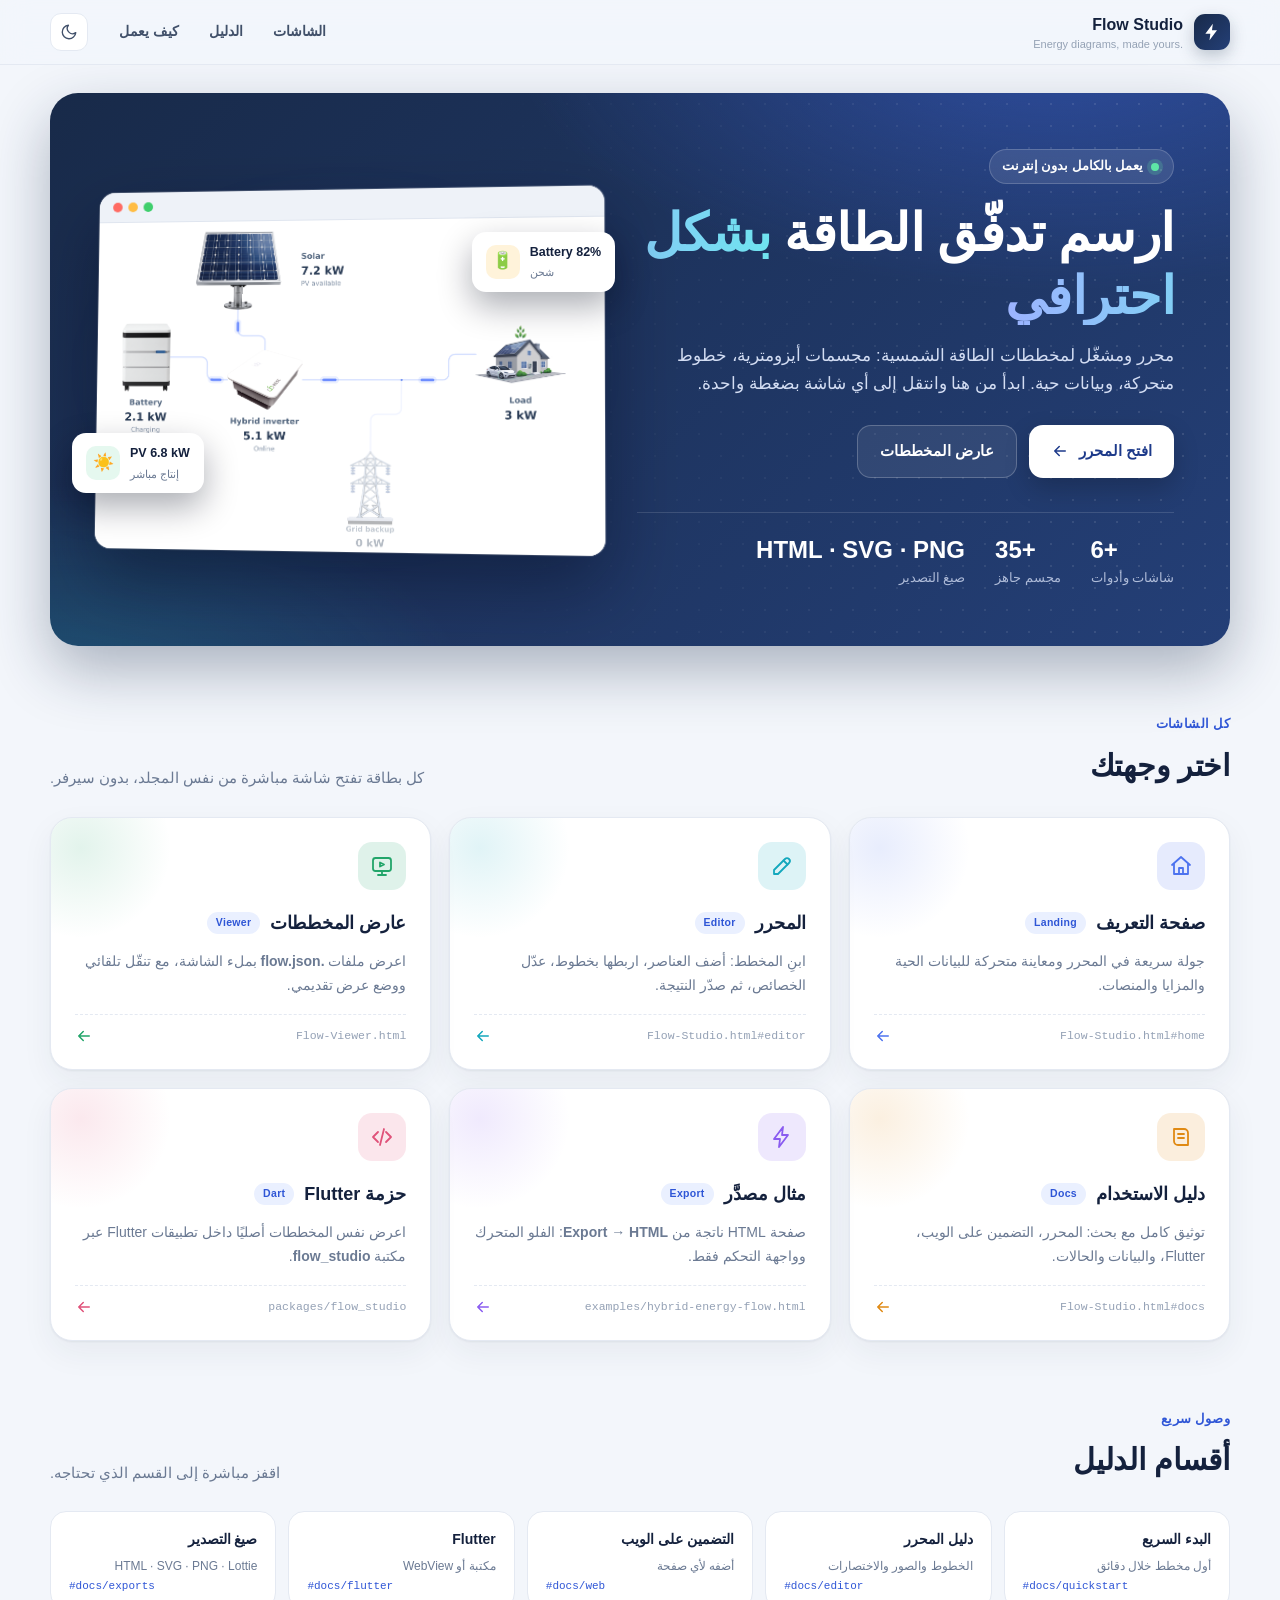
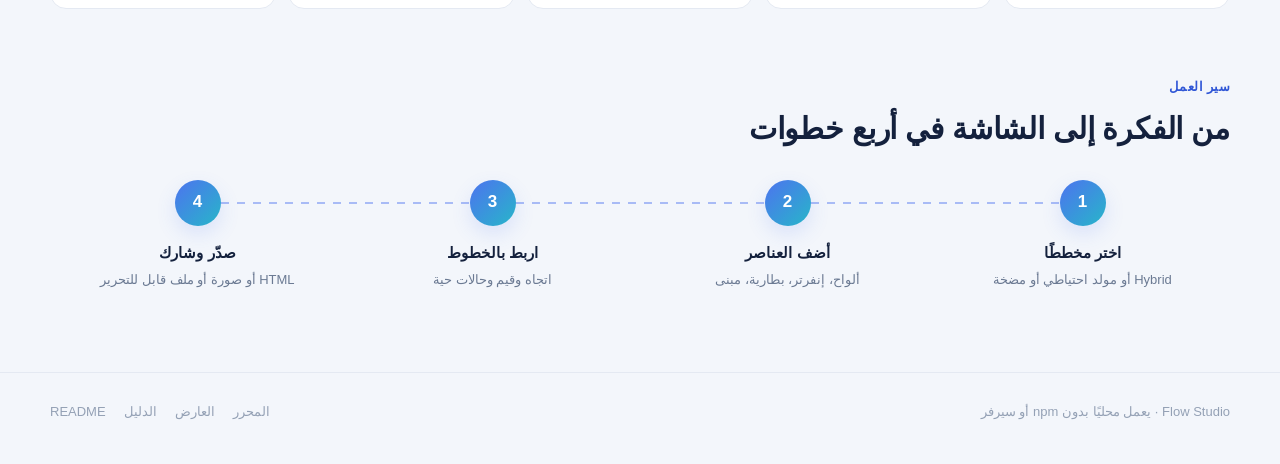
<file: index.html>
<!doctype html>
<html lang="ar" dir="rtl">
<head>
<meta charset="utf-8">
<meta name="viewport" content="width=device-width,initial-scale=1">
<meta name="color-scheme" content="light dark">
<title>Flow Studio — مركز التشغيل</title>
<meta name="description" content="نقطة الدخول إلى كل شاشات Flow Studio: المحرر، العارض، الدليل، والأمثلة.">
<link rel="icon" href="data:image/svg+xml,%3Csvg xmlns='http://www.w3.org/2000/svg' viewBox='0 0 64 64'%3E%3Crect width='64' height='64' rx='16' fill='%23182a49'/%3E%3Cpath d='M36 8 18 36h12l-4 20 20-30H34z' fill='%23fff'/%3E%3C/svg%3E">
<style>
:root{
  --bg:#f3f6fb;--panel:#fff;--ink:#14213d;--ink-2:#41506a;--soft:#6b7a93;--faint:#94a1b5;
  --rule:#e4e9f2;--brand:#4d73ef;--brand-2:#27b6c9;--brand-ink:#2f56d6;--tint:#eaf0ff;
  --glow:#4d73ef26;--shadow:0 1px 2px #1d2c4410,0 12px 32px #1d2c440f;--shadow-hover:0 2px 4px #1d2c4414,0 18px 44px #3556d526;
  --hero-a:#182a49;--hero-b:#243f77;
  --font:"Segoe UI",-apple-system,BlinkMacSystemFont,"SF Arabic","Noto Sans Arabic",Tahoma,Arial,sans-serif;
}
:root[data-theme=dark]{
  --bg:#0c1322;--panel:#141d31;--ink:#eaf0fb;--ink-2:#b4c0d6;--soft:#8c9ab3;--faint:#66738c;
  --rule:#222e47;--brand:#7b98ff;--brand-2:#4fd1e0;--brand-ink:#9db3ff;--tint:#1b2745;
  --glow:#7b98ff22;--shadow:0 1px 2px #0006,0 12px 32px #0005;--shadow-hover:0 2px 4px #0008,0 18px 44px #5b7cf540;
  --hero-a:#0f1a33;--hero-b:#1a2d5a;
}
@media(prefers-color-scheme:dark){
  :root:not([data-theme=light]){
    --bg:#0c1322;--panel:#141d31;--ink:#eaf0fb;--ink-2:#b4c0d6;--soft:#8c9ab3;--faint:#66738c;
    --rule:#222e47;--brand:#7b98ff;--brand-2:#4fd1e0;--brand-ink:#9db3ff;--tint:#1b2745;
    --glow:#7b98ff22;--shadow:0 1px 2px #0006,0 12px 32px #0005;--shadow-hover:0 2px 4px #0008,0 18px 44px #5b7cf540;
    --hero-a:#0f1a33;--hero-b:#1a2d5a;
  }
}
*{box-sizing:border-box}
html{scroll-behavior:smooth}
body{margin:0;font-family:var(--font);color:var(--ink);background:var(--bg);line-height:1.7;-webkit-font-smoothing:antialiased}
a{color:inherit;text-decoration:none}
:focus-visible{outline:2px solid var(--brand);outline-offset:3px;border-radius:8px}
.wrap{width:min(1180px,100% - 40px);margin-inline:auto}

/* top bar */
.top{position:sticky;top:0;z-index:20;backdrop-filter:saturate(1.4) blur(14px);background:color-mix(in srgb,var(--bg) 78%,transparent);border-bottom:1px solid var(--rule)}
.top .wrap{display:flex;align-items:center;gap:18px;height:64px}
.brand{display:flex;align-items:center;gap:11px;font-weight:700;font-size:16px}
.mark{width:36px;height:36px;border-radius:11px;background:linear-gradient(135deg,var(--hero-a),var(--hero-b));display:grid;place-items:center;box-shadow:0 6px 16px #182a4940}
.mark svg{width:20px;height:20px;fill:#fff}
.brand small{display:block;font-size:11px;font-weight:500;color:var(--faint);margin-top:-3px;direction:ltr;text-align:start}
.nav{margin-inline-start:auto;display:flex;align-items:center;gap:4px}
.nav a{font-size:13.5px;font-weight:600;color:var(--ink-2);padding:8px 13px;border-radius:10px;transition:.15s}
.nav a:hover{background:var(--tint);color:var(--brand-ink)}
.icon-btn{width:38px;height:38px;border-radius:11px;border:1px solid var(--rule);background:var(--panel);color:var(--ink-2);cursor:pointer;display:grid;place-items:center;transition:.15s}
.icon-btn:hover{border-color:var(--brand);color:var(--brand-ink)}
.icon-btn svg{width:18px;height:18px;fill:none;stroke:currentColor;stroke-width:1.8;stroke-linecap:round;stroke-linejoin:round}

/* hero */
.hero{position:relative;overflow:hidden;margin-top:28px;border-radius:28px;color:#fff;background:radial-gradient(900px 420px at 85% -10%,#3d63d980,transparent 60%),radial-gradient(700px 360px at 0% 110%,#27b6c940,transparent 60%),linear-gradient(135deg,var(--hero-a),var(--hero-b));box-shadow:0 24px 60px #182a4955}
.hero::before{content:"";position:absolute;inset:0;background-image:radial-gradient(#ffffff1f 1px,transparent 1px);background-size:22px 22px;mask-image:linear-gradient(to left,#000 0%,transparent 65%);-webkit-mask-image:linear-gradient(to left,#000 0%,transparent 65%);pointer-events:none}
.hero-grid{position:relative;display:grid;grid-template-columns:minmax(0,1.05fr) minmax(0,1fr);gap:36px;align-items:center;padding:56px 56px 56px 40px}
.badge{display:inline-flex;align-items:center;gap:8px;font-size:12.5px;font-weight:600;padding:6px 14px 6px 12px;border-radius:99px;background:#ffffff1a;border:1px solid #ffffff2e}
.badge i{width:8px;height:8px;border-radius:50%;background:#5ee6a6;box-shadow:0 0 0 4px #5ee6a633;animation:pulse 2s infinite}
h1{font-size:clamp(30px,4.4vw,52px);line-height:1.2;margin:18px 0 14px;letter-spacing:-.5px;font-weight:800}
h1 span{background:linear-gradient(90deg,#9db3ff,#6fe3ef);-webkit-background-clip:text;background-clip:text;color:transparent}
.hero p{margin:0 0 28px;font-size:16.5px;color:#d3ddf3;max-width:520px}
.cta{display:flex;flex-wrap:wrap;gap:12px}
.btn{display:inline-flex;align-items:center;gap:10px;font-weight:700;font-size:14.5px;padding:13px 22px;border-radius:14px;transition:.18s;cursor:pointer;border:0;font-family:inherit}
.btn svg{width:18px;height:18px;fill:none;stroke:currentColor;stroke-width:2;stroke-linecap:round;stroke-linejoin:round;transition:transform .18s}
.btn:hover svg{transform:translateX(-4px)}
.btn.primary{background:#fff;color:#1d3a8a;box-shadow:0 10px 26px #0003}
.btn.primary:hover{transform:translateY(-2px);box-shadow:0 14px 32px #0004}
.btn.ghost{background:#ffffff14;color:#fff;border:1px solid #ffffff38}
.btn.ghost:hover{background:#ffffff24}
.stats{display:flex;gap:30px;margin-top:34px;padding-top:24px;border-top:1px solid #ffffff22}
.stats b{display:block;font-size:24px;line-height:1.1;direction:ltr;text-align:start}
.stats span{font-size:12.5px;color:#aebbd8}

.shot{position:relative;direction:ltr}
.shot::before{content:"";position:absolute;inset:6% 4%;background:radial-gradient(closest-side,#6f93ff88,transparent);filter:blur(30px)}
.window{position:relative;border-radius:16px;background:#fff;box-shadow:0 30px 70px #02081c66,0 0 0 1px #ffffff30;overflow:hidden;transform:perspective(1400px) rotateY(-7deg) rotateX(3deg);transition:transform .5s}
.shot:hover .window{transform:perspective(1400px) rotateY(0) rotateX(0)}
.window-bar{display:flex;gap:6px;padding:10px 14px;background:#eef2f8;border-bottom:1px solid #dfe5ef}
.window-bar i{width:10px;height:10px;border-radius:50%;background:#cdd5e2}
.window-bar i:nth-child(1){background:#ff6b63}.window-bar i:nth-child(2){background:#ffbd44}.window-bar i:nth-child(3){background:#3fcf6d}
.window img{display:block;width:100%;height:auto;background:#fff}
.float{position:absolute;display:flex;align-items:center;gap:10px;background:#fff;color:#14213d;border-radius:14px;padding:10px 14px;box-shadow:0 14px 34px #02081c55;font-size:12.5px;font-weight:700;animation:bob 5s ease-in-out infinite}
.float small{display:block;font-weight:500;color:#6b7a93;font-size:11px}
.float .dot{width:34px;height:34px;border-radius:10px;display:grid;place-items:center;font-size:17px}
.float.a{left:-18px;bottom:16%}.float.a .dot{background:#e5f8ef}
.float.b{right:-14px;top:12%;animation-delay:-2.2s}.float.b .dot{background:#fff3da}

/* sections */
section{padding-top:68px}
.eyebrow{font-size:12.5px;font-weight:700;color:var(--brand-ink);letter-spacing:.4px}
.head{display:flex;align-items:end;justify-content:space-between;gap:20px;margin-bottom:26px;flex-wrap:wrap}
h2{font-size:clamp(22px,2.6vw,30px);margin:4px 0 0;letter-spacing:-.2px;font-weight:800}
.head p{margin:0;color:var(--soft);max-width:460px;font-size:14.5px}

/* screen cards */
.cards{display:grid;grid-template-columns:repeat(12,1fr);gap:18px}
.card{position:relative;grid-column:span 4;display:flex;flex-direction:column;gap:12px;padding:24px;border-radius:22px;background:var(--panel);border:1px solid var(--rule);box-shadow:var(--shadow);overflow:hidden;transition:transform .2s,box-shadow .2s,border-color .2s;isolation:isolate}
.card::after{content:"";position:absolute;inset-inline-end:-60px;top:-60px;width:180px;height:180px;border-radius:50%;background:radial-gradient(closest-side,var(--c,var(--brand)),transparent);opacity:.13;z-index:-1;transition:opacity .2s,transform .3s}
.card:hover{transform:translateY(-4px);box-shadow:var(--shadow-hover);border-color:color-mix(in srgb,var(--c,var(--brand)) 45%,var(--rule))}
.card:hover::after{opacity:.24;transform:scale(1.25)}
.card.wide{grid-column:span 6}
.ico{width:48px;height:48px;border-radius:14px;display:grid;place-items:center;background:color-mix(in srgb,var(--c,var(--brand)) 14%,transparent);color:var(--c,var(--brand))}
.ico svg{width:24px;height:24px;fill:none;stroke:currentColor;stroke-width:1.8;stroke-linecap:round;stroke-linejoin:round}
.card h3{margin:6px 0 0;font-size:18px;display:flex;align-items:center;gap:10px}
.tag{font-size:10.5px;font-weight:700;padding:2px 9px;border-radius:99px;background:var(--tint);color:var(--brand-ink);letter-spacing:.3px}
.card p{margin:0;color:var(--soft);font-size:14px;flex:1}
.go{display:flex;align-items:center;justify-content:space-between;font-size:13px;font-weight:700;color:var(--c,var(--brand));padding-top:12px;border-top:1px dashed var(--rule);margin-top:4px}
.go svg{width:18px;height:18px;fill:none;stroke:currentColor;stroke-width:2;stroke-linecap:round;stroke-linejoin:round;transition:transform .2s}
.card:hover .go svg{transform:translateX(-5px)}
.path{direction:ltr;text-align:start;font:11.5px ui-monospace,SFMono-Regular,Menlo,monospace;color:var(--faint)}
.c-blue{--c:#4d73ef}.c-teal{--c:#14a8bd}.c-green{--c:#22a56a}.c-amber{--c:#e08a14}.c-violet{--c:#8a5cf0}.c-rose{--c:#e0527a}
:root[data-theme=dark] .c-blue{--c:#7b98ff}

/* docs strip */
.docs{display:grid;grid-template-columns:repeat(5,1fr);gap:12px}
.doc{display:flex;flex-direction:column;gap:4px;padding:16px 18px;border-radius:16px;background:var(--panel);border:1px solid var(--rule);transition:.18s}
.doc:hover{border-color:var(--brand);transform:translateY(-2px);box-shadow:var(--shadow)}
.doc b{font-size:14px}.doc span{font-size:12px;color:var(--soft)}
.doc em{font-style:normal;direction:ltr;text-align:start;font:11px ui-monospace,Menlo,monospace;color:var(--brand-ink)}

/* flow steps */
.steps{display:grid;grid-template-columns:repeat(4,1fr);gap:0;position:relative;counter-reset:s}
.step{position:relative;padding:0 18px;text-align:center}
.step::before{counter-increment:s;content:counter(s);width:46px;height:46px;border-radius:50%;margin:0 auto 14px;display:grid;place-items:center;font-weight:800;font-size:17px;color:#fff;background:linear-gradient(135deg,var(--brand),var(--brand-2));box-shadow:0 8px 20px var(--glow);position:relative;z-index:1}
.step:not(:last-child)::after{content:"";position:absolute;top:22px;inset-inline-end:calc(-50% + 23px);width:calc(100% - 46px);height:2px;background:repeating-linear-gradient(90deg,var(--brand) 0 8px,transparent 8px 16px);opacity:.45;animation:dash 1.2s linear infinite}
.step b{display:block;font-size:15px}.step span{font-size:13px;color:var(--soft)}

footer{margin-top:80px;border-top:1px solid var(--rule);padding:28px 0 40px;color:var(--faint);font-size:13px}
footer .wrap{display:flex;flex-wrap:wrap;gap:14px 28px;align-items:center;justify-content:space-between}
footer nav{display:flex;gap:18px;flex-wrap:wrap}
footer a:hover{color:var(--brand-ink)}

@keyframes pulse{50%{box-shadow:0 0 0 8px #5ee6a600}}
@keyframes bob{50%{transform:translateY(-8px)}}
@keyframes dash{to{background-position:16px 0}}
.reveal{opacity:0;transform:translateY(14px);transition:opacity .6s,transform .6s}
.reveal.in{opacity:1;transform:none}

@media(max-width:1000px){
  .hero-grid{grid-template-columns:1fr;padding:40px 28px}
  .shot{max-width:560px;margin-inline:auto}
  .card,.card.wide{grid-column:span 6}
  .docs{grid-template-columns:repeat(2,1fr)}
  .steps{grid-template-columns:repeat(2,1fr);row-gap:28px}.step::after{display:none}
}
@media(max-width:620px){
  .nav a{display:none}
  .card,.card.wide{grid-column:span 12}
  .hero-grid{padding:32px 22px}.stats{gap:20px}.float{display:none}
  .docs{grid-template-columns:1fr}.steps{grid-template-columns:1fr}
}
@media(prefers-reduced-motion:reduce){*{animation:none!important;transition:none!important}.reveal{opacity:1;transform:none}html{scroll-behavior:auto}}
</style>
</head>
<body>

<header class="top">
  <div class="wrap">
    <a class="brand" href="#top" aria-label="Flow Studio">
      <span class="mark"><svg viewBox="0 0 24 24"><path d="M13 2 4 14h6l-1 8 9-12h-6z"/></svg></span>
      <span>Flow Studio<small>Energy diagrams, made yours.</small></span>
    </a>
    <nav class="nav" aria-label="روابط سريعة">
      <a href="#screens">الشاشات</a>
      <a href="#docs">الدليل</a>
      <a href="#how">كيف يعمل</a>
    </nav>
    <button class="icon-btn" id="theme" type="button" aria-label="تبديل الوضع الليلي">
      <svg viewBox="0 0 24 24"><path d="M21 12.8A9 9 0 1 1 11.2 3a7 7 0 0 0 9.8 9.8z"/></svg>
    </button>
  </div>
</header>

<main id="top">
  <div class="wrap">

    <div class="hero">
      <div class="hero-grid">
        <div>
          <span class="badge"><i></i>يعمل بالكامل بدون إنترنت</span>
          <h1>ارسم تدفّق الطاقة <span>بشكل احترافي</span></h1>
          <p>محرر ومشغّل لمخططات الطاقة الشمسية: مجسمات أيزومترية، خطوط متحركة، وبيانات حية. ابدأ من هنا وانتقل إلى أي شاشة بضغطة واحدة.</p>
          <div class="cta">
            <a class="btn primary" href="Flow-Studio.html#editor">افتح المحرر
              <svg viewBox="0 0 24 24"><path d="M19 12H5m6-6-6 6 6 6"/></svg></a>
            <a class="btn ghost" href="Flow-Viewer.html">عارض المخططات</a>
          </div>
          <div class="stats">
            <div><b>6+</b><span>شاشات وأدوات</span></div>
            <div><b>35+</b><span>مجسم جاهز</span></div>
            <div><b>HTML · SVG · PNG</b><span>صيغ التصدير</span></div>
          </div>
        </div>
        <div class="shot">
          <div class="window">
            <div class="window-bar"><i></i><i></i><i></i></div>
            <img src="examples/hybrid-energy-flow.png" alt="معاينة مخطط Hybrid energy flow" width="2000" height="1300" fetchpriority="high">
          </div>
          <div class="float a"><span class="dot">☀️</span><div>PV 6.8 kW<small>إنتاج مباشر</small></div></div>
          <div class="float b"><span class="dot">🔋</span><div>Battery 82%<small>شحن</small></div></div>
        </div>
      </div>
    </div>

    <section id="screens">
      <div class="head">
        <div><div class="eyebrow">كل الشاشات</div><h2>اختر وجهتك</h2></div>
        <p>كل بطاقة تفتح شاشة مباشرة من نفس المجلد، بدون سيرفر.</p>
      </div>
      <div class="cards">

        <a class="card c-blue reveal" href="Flow-Studio.html#home">
          <span class="ico"><svg viewBox="0 0 24 24"><path d="m3 11 9-8 9 8"/><path d="M5 10v10h14V10"/><path d="M10 20v-6h4v6"/></svg></span>
          <h3>صفحة التعريف <span class="tag">Landing</span></h3>
          <p>جولة سريعة في المحرر ومعاينة متحركة للبيانات الحية والمزايا والمنصات.</p>
          <div class="go"><span class="path">Flow-Studio.html#home</span><svg viewBox="0 0 24 24"><path d="M19 12H5m6-6-6 6 6 6"/></svg></div>
        </a>

        <a class="card c-teal reveal" href="Flow-Studio.html#editor">
          <span class="ico"><svg viewBox="0 0 24 24"><path d="M4 20h4L19 9a2.8 2.8 0 0 0-4-4L4 16z"/><path d="m13.5 6.5 4 4"/></svg></span>
          <h3>المحرر <span class="tag">Editor</span></h3>
          <p>ابنِ المخطط: أضف العناصر، اربطها بخطوط، عدّل الخصائص، ثم صدّر النتيجة.</p>
          <div class="go"><span class="path">Flow-Studio.html#editor</span><svg viewBox="0 0 24 24"><path d="M19 12H5m6-6-6 6 6 6"/></svg></div>
        </a>

        <a class="card c-green reveal" href="Flow-Viewer.html">
          <span class="ico"><svg viewBox="0 0 24 24"><rect x="3" y="4" width="18" height="13" rx="2.5"/><path d="M8 21h8M12 17v4"/><path d="m10 8.5 4 2-4 2z"/></svg></span>
          <h3>عارض المخططات <span class="tag">Viewer</span></h3>
          <p>اعرض ملفات <b>.flow.json</b> بملء الشاشة، مع تنقّل تلقائي ووضع عرض تقديمي.</p>
          <div class="go"><span class="path">Flow-Viewer.html</span><svg viewBox="0 0 24 24"><path d="M19 12H5m6-6-6 6 6 6"/></svg></div>
        </a>

        <a class="card c-amber reveal" href="Flow-Studio.html#docs">
          <span class="ico"><svg viewBox="0 0 24 24"><path d="M5 4h10a4 4 0 0 1 4 4v12H9a4 4 0 0 1-4-4z"/><path d="M9 9h6M9 13h6"/></svg></span>
          <h3>دليل الاستخدام <span class="tag">Docs</span></h3>
          <p>توثيق كامل مع بحث: المحرر، التضمين على الويب، Flutter، والبيانات والحالات.</p>
          <div class="go"><span class="path">Flow-Studio.html#docs</span><svg viewBox="0 0 24 24"><path d="M19 12H5m6-6-6 6 6 6"/></svg></div>
        </a>

        <a class="card c-violet reveal" href="examples/hybrid-energy-flow.html">
          <span class="ico"><svg viewBox="0 0 24 24"><path d="M13 2 4 14h6l-1 8 9-12h-6z"/></svg></span>
          <h3>مثال مصدَّر <span class="tag">Export</span></h3>
          <p>صفحة HTML ناتجة من <b>Export → HTML</b>: الفلو المتحرك وواجهة التحكم فقط.</p>
          <div class="go"><span class="path">examples/hybrid-energy-flow.html</span><svg viewBox="0 0 24 24"><path d="M19 12H5m6-6-6 6 6 6"/></svg></div>
        </a>

        <a class="card c-rose reveal" href="packages/flow_studio/README.md">
          <span class="ico"><svg viewBox="0 0 24 24"><path d="m8 7-5 5 5 5M16 7l5 5-5 5M14 4l-4 16"/></svg></span>
          <h3>حزمة Flutter <span class="tag">Dart</span></h3>
          <p>اعرض نفس المخططات أصليًا داخل تطبيقات Flutter عبر مكتبة <b>flow_studio</b>.</p>
          <div class="go"><span class="path">packages/flow_studio</span><svg viewBox="0 0 24 24"><path d="M19 12H5m6-6-6 6 6 6"/></svg></div>
        </a>

      </div>
    </section>

    <section id="docs">
      <div class="head">
        <div><div class="eyebrow">وصول سريع</div><h2>أقسام الدليل</h2></div>
        <p>اقفز مباشرة إلى القسم الذي تحتاجه.</p>
      </div>
      <div class="docs">
        <a class="doc reveal" href="Flow-Studio.html#docs/quickstart"><b>البدء السريع</b><span>أول مخطط خلال دقائق</span><em>#docs/quickstart</em></a>
        <a class="doc reveal" href="Flow-Studio.html#docs/editor"><b>دليل المحرر</b><span>الخطوط والصور والاختصارات</span><em>#docs/editor</em></a>
        <a class="doc reveal" href="Flow-Studio.html#docs/web"><b>التضمين على الويب</b><span>أضفه لأي صفحة</span><em>#docs/web</em></a>
        <a class="doc reveal" href="Flow-Studio.html#docs/flutter"><b>Flutter</b><span>مكتبة أو WebView</span><em>#docs/flutter</em></a>
        <a class="doc reveal" href="Flow-Studio.html#docs/exports"><b>صيغ التصدير</b><span>HTML · SVG · PNG · Lottie</span><em>#docs/exports</em></a>
      </div>
    </section>

    <section id="how">
      <div class="head">
        <div><div class="eyebrow">سير العمل</div><h2>من الفكرة إلى الشاشة في أربع خطوات</h2></div>
      </div>
      <div class="steps">
        <div class="step reveal"><b>اختر مخططًا</b><span>Hybrid أو مولد احتياطي أو مضخة</span></div>
        <div class="step reveal"><b>أضف العناصر</b><span>ألواح، إنفرتر، بطارية، مبنى</span></div>
        <div class="step reveal"><b>اربط بالخطوط</b><span>اتجاه وقيم وحالات حية</span></div>
        <div class="step reveal"><b>صدّر وشارك</b><span>HTML أو صورة أو ملف قابل للتحرير</span></div>
      </div>
    </section>

  </div>
</main>

<footer>
  <div class="wrap">
    <span>Flow Studio · يعمل محليًا بدون npm أو سيرفر</span>
    <nav aria-label="روابط التذييل">
      <a href="Flow-Studio.html#editor">المحرر</a>
      <a href="Flow-Viewer.html">العارض</a>
      <a href="Flow-Studio.html#docs">الدليل</a>
      <a href="README.md">README</a>
    </nav>
  </div>
</footer>

<script>
(function(){
  var root=document.documentElement,btn=document.getElementById('theme'),KEY='flow-hub-theme';
  try{var s=localStorage.getItem(KEY);if(s)root.dataset.theme=s;}catch(e){}
  btn.addEventListener('click',function(){
    var dark=root.dataset.theme?root.dataset.theme==='dark':matchMedia('(prefers-color-scheme:dark)').matches;
    root.dataset.theme=dark?'light':'dark';
    try{localStorage.setItem(KEY,root.dataset.theme);}catch(e){}
  });
  var els=document.querySelectorAll('.reveal');
  if(!('IntersectionObserver' in window)){els.forEach(function(e){e.classList.add('in')});return;}
  var io=new IntersectionObserver(function(es){es.forEach(function(e){if(e.isIntersecting){e.target.classList.add('in');io.unobserve(e.target);}})},{threshold:.12});
  els.forEach(function(e,i){e.style.transitionDelay=(i%6)*60+'ms';io.observe(e);});
})();
</script>
</body>
</html>
</file>
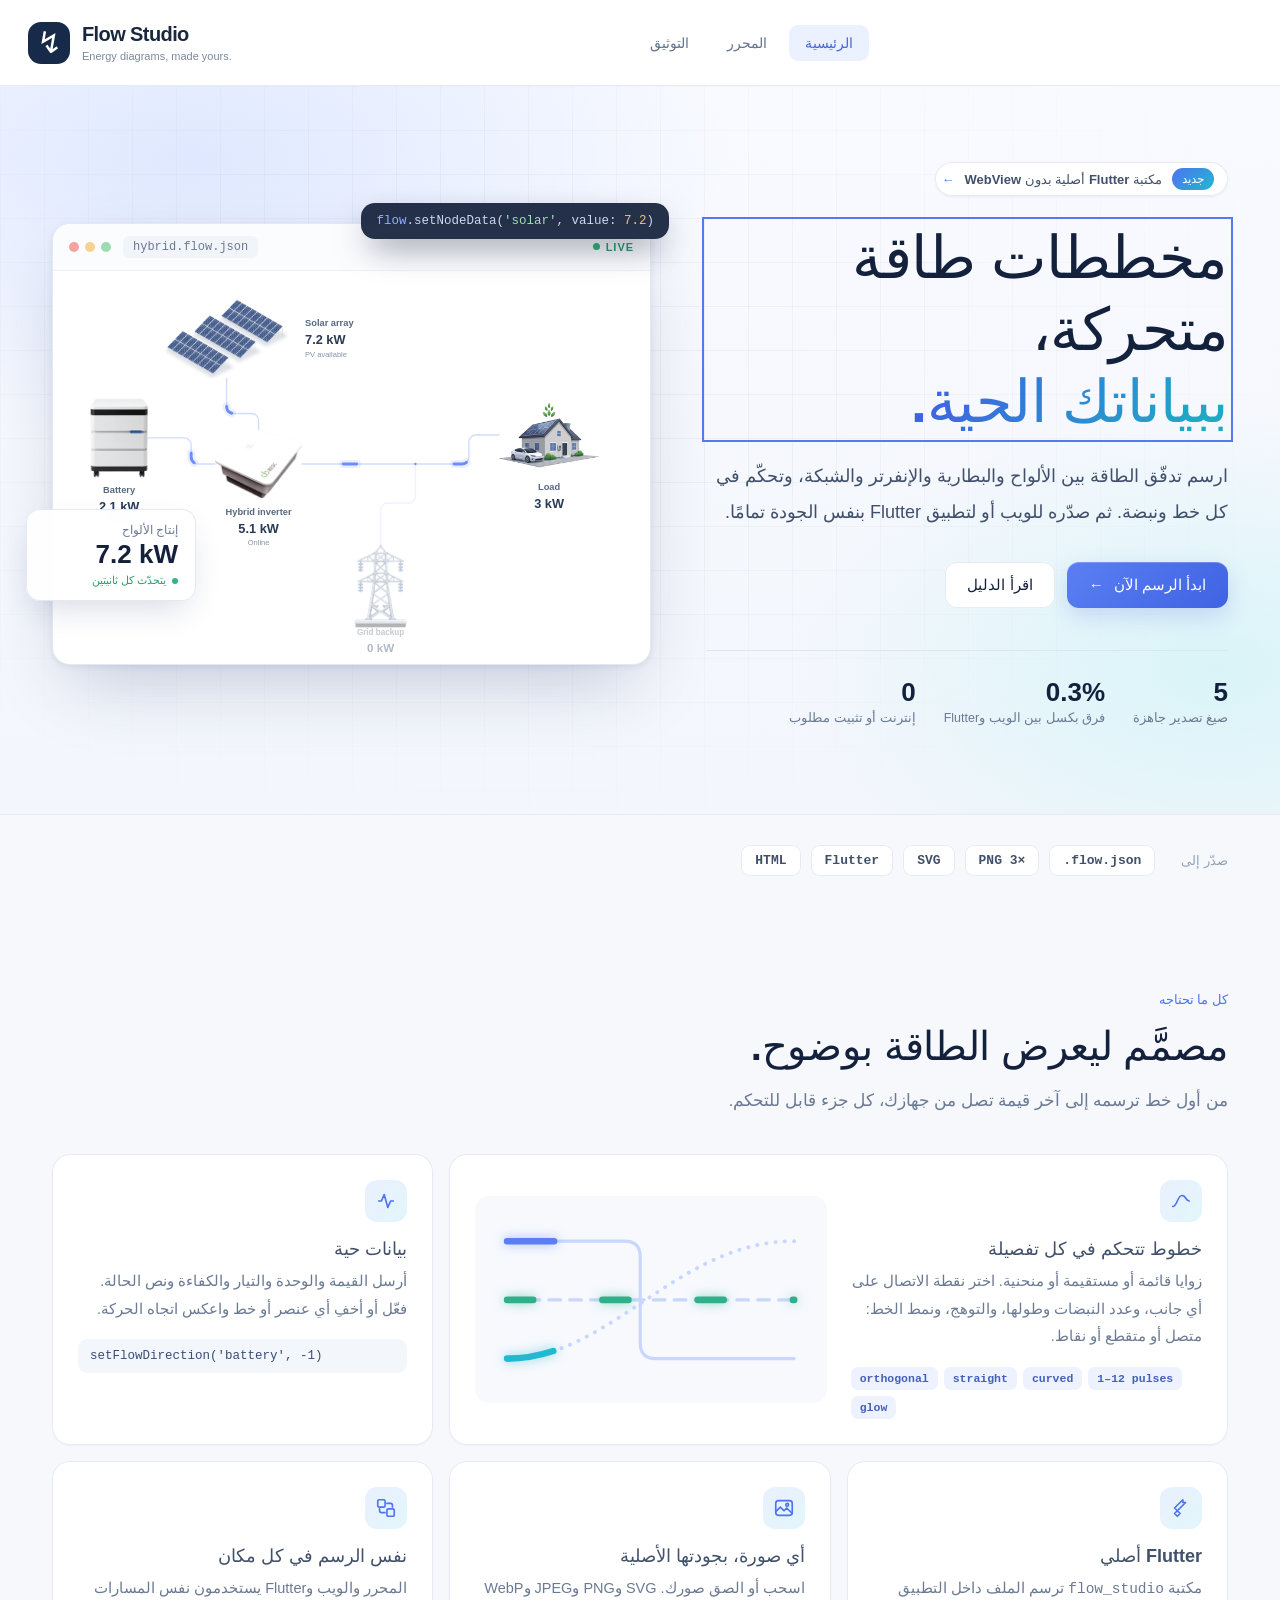
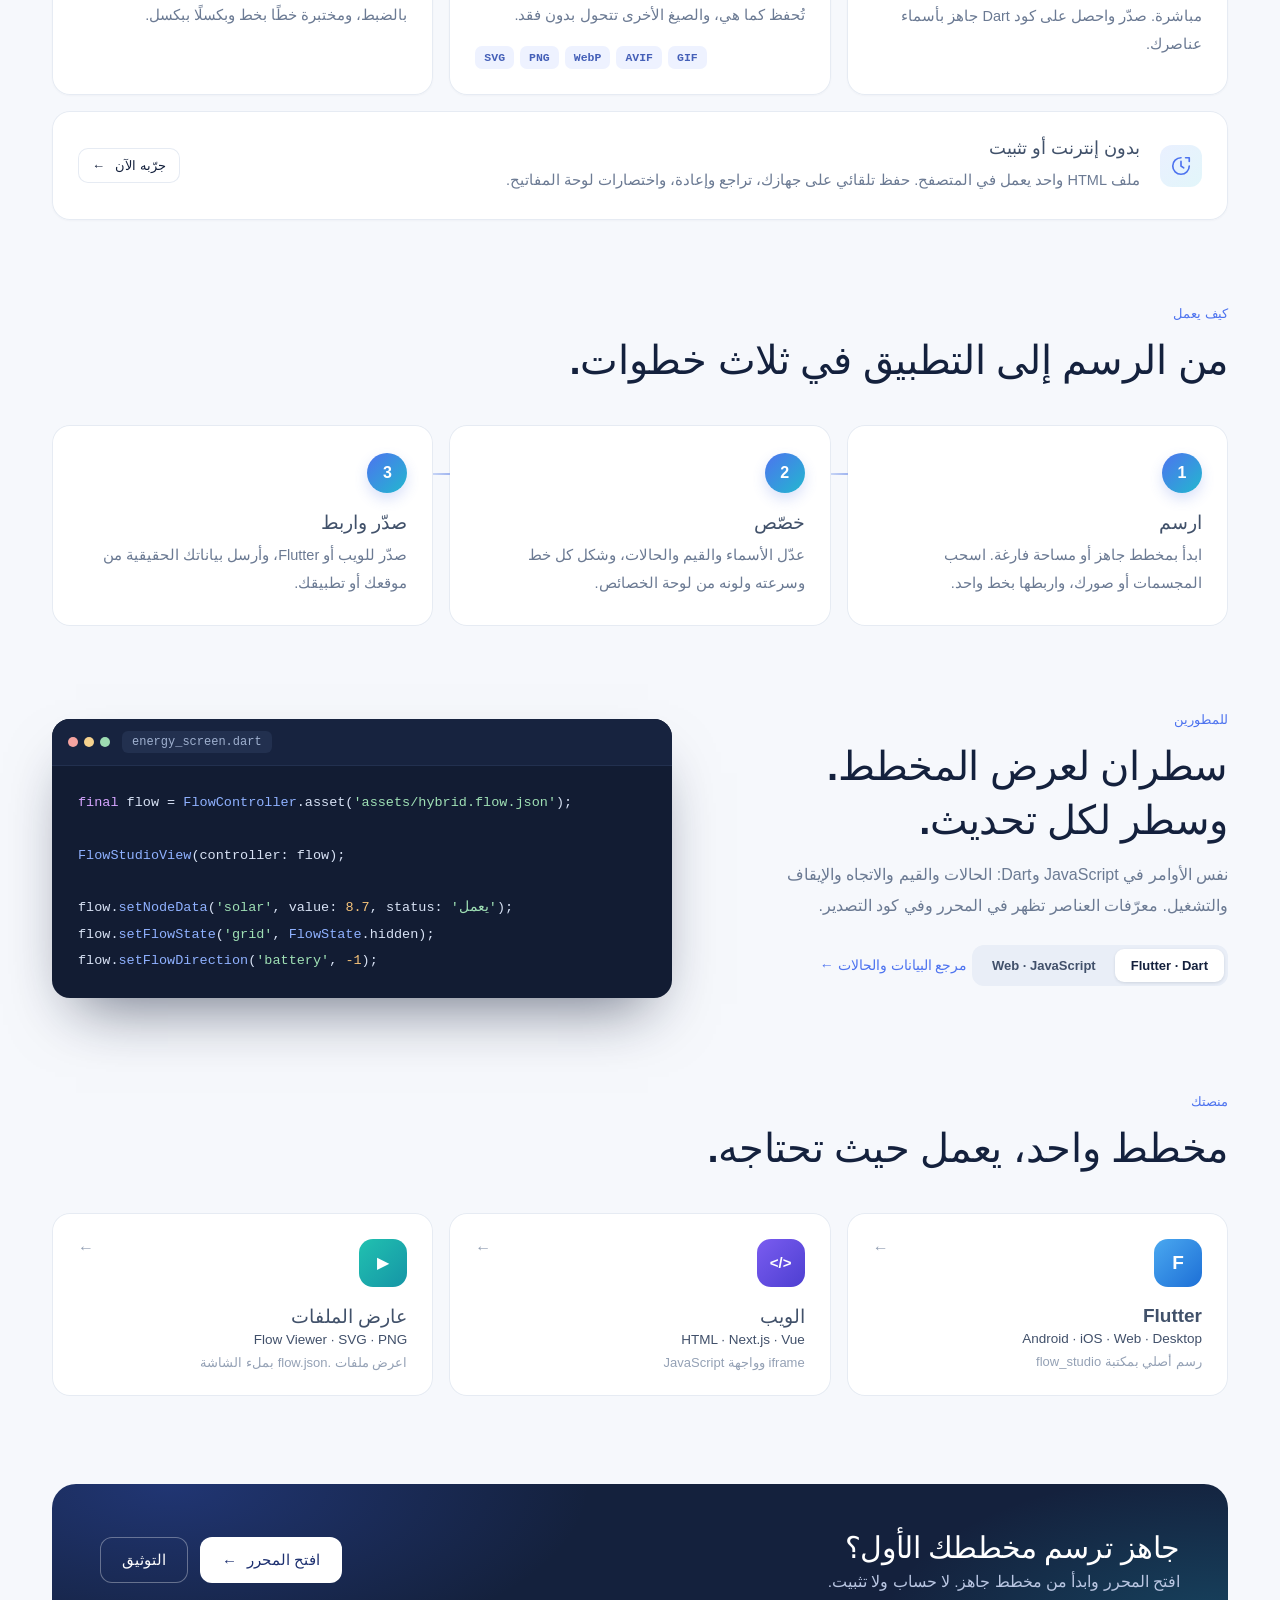
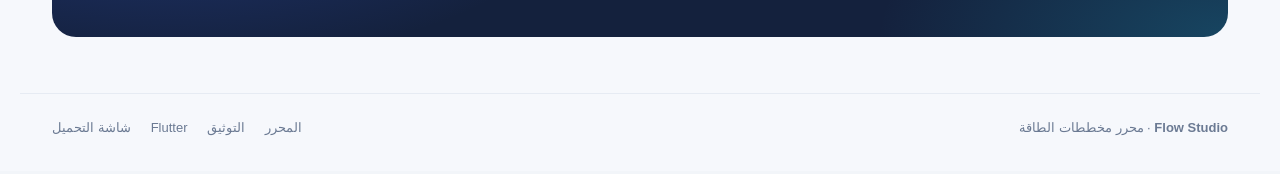
<file: src/index.html>
<!doctype html>
<html lang="en">
<head>
<meta charset="utf-8"><meta name="viewport" content="width=device-width,initial-scale=1">
<title>Flow Studio — Energy diagram editor</title>
<meta name="description" content="ارسم مخططات تدفق الطاقة، خصّص البيانات والحالات، وصدّرها للويب وتطبيقات Flutter.">
<link rel="stylesheet" href="styles.css">
<link rel="stylesheet" href="screens.css">
</head>
<body class="booting" data-current-screen="loading">
<script>window.addEventListener("error",function(e){if(e.target&&e.target.tagName==="SCRIPT"){var m=document.getElementById("loading-message"),r=document.getElementById("loading-retry");if(m)m.textContent="تعذّر تحميل أحد ملفات المشروع. أعد فتح الملف أو حاول مرة أخرى.";if(r)r.hidden=false;}} ,true);</script>
<header class="app-header" id="site-header" hidden>
 <a class="brand" href="#home" aria-label="Flow Studio الرئيسية"><span class="brand-mark">↯</span><div><strong>Flow Studio</strong><span>Energy diagrams, made yours.</span></div></a>
 <nav class="site-nav" aria-label="التنقل الرئيسي" dir="rtl"><a href="#home" data-screen-link="home">الرئيسية</a><a href="#editor" data-screen-link="editor">المحرر</a><a href="#docs" data-screen-link="docs">التوثيق</a></nav>
 <div class="header-actions" id="editor-header-actions" hidden><span id="save-status" class="save-status">Local project</span><button id="open-project">Open project</button><button id="save-project">Save project</button><button id="export-open" class="primary">Export ↗</button></div>
</header>
<section id="screen-loading" data-screen="loading" class="loading-screen" aria-labelledby="loading-heading" lang="ar" dir="rtl">
 <div class="loading-shell">
  <a class="loading-brand" href="#home" aria-label="Flow Studio الرئيسية"><span class="brand-mark">↯</span><strong>Flow Studio</strong></a>
  <div class="loading-orbit" aria-hidden="true"><svg viewBox="0 0 280 100" fill="none"><path class="loading-track" d="M20 50H88Q100 50 100 38V30Q100 18 112 18H168Q180 18 180 30V70Q180 82 192 82H248Q260 82 260 70V50"/><path class="loading-pulse" d="M20 50H88Q100 50 100 38V30Q100 18 112 18H168Q180 18 180 30V70Q180 82 192 82H248Q260 82 260 70V50"/><circle cx="20" cy="50" r="7"/><circle cx="140" cy="18" r="7"/><circle cx="260" cy="50" r="7"/></svg></div>
  <span class="page-kicker" dir="ltr">LOADING YOUR WORKSPACE</span>
  <h1 id="loading-heading">جارٍ تجهيز مساحة العمل</h1>
  <p id="loading-message" role="status" aria-live="polite">تجهيز مجسمات الطاقة والخطوط المتحركة.</p>
  <progress id="loading-progress" value="0" max="100" aria-label="تقدم تجهيز الأصول"></progress>
  <div class="loading-meta"><span id="loading-count">0 / 8</span><span>Flow Studio</span></div>
  <a id="loading-continue" class="page-button primary" href="#editor" hidden>افتح المحرر</a>
  <button id="loading-retry" class="page-button" type="button" hidden onclick="location.reload()">أعد المحاولة</button>
  <p class="loading-footnote">مشروعك المحفوظ على هذا الجهاز يبقى متاحًا.</p>
 </div>
</section>
<main id="screen-home" data-screen="home" class="home-screen lp" lang="ar" dir="rtl" hidden aria-labelledby="home-heading">
 <section class="lp-hero">
  <div class="lp-hero-inner">
   <div class="lp-hero-copy">
    <a class="lp-badge" href="#docs/flutter"><span>جديد</span>مكتبة Flutter أصلية بدون WebView<i aria-hidden="true">←</i></a>
    <h1 id="home-heading" tabindex="-1">مخططات طاقة متحركة،<br><span class="lp-accent">ببياناتك الحية.</span></h1>
    <p class="lp-lead">ارسم تدفّق الطاقة بين الألواح والبطارية والإنفرتر والشبكة، وتحكّم في كل خط ونبضة. ثم صدّره للويب أو لتطبيق Flutter بنفس الجودة تمامًا.</p>
    <div class="lp-actions"><a class="lp-btn primary" href="#editor">ابدأ الرسم الآن<i aria-hidden="true">←</i></a><a class="lp-btn ghost" href="#docs/quickstart">اقرأ الدليل</a></div>
    <ul class="lp-proof">
     <li><b>5</b><span>صيغ تصدير جاهزة</span></li>
     <li><b dir="ltr">0.3%</b><span>فرق بكسل بين الويب وFlutter</span></li>
     <li><b>0</b><span>إنترنت أو تثبيت مطلوب</span></li>
    </ul>
   </div>
   <div class="lp-stage">
    <div class="lp-window" dir="ltr">
     <div class="lp-window-bar"><span class="lp-dots" aria-hidden="true"><i></i><i></i><i></i></span><span class="lp-file" dir="ltr">hybrid.flow.json</span><span class="lp-live" dir="ltr"><i aria-hidden="true"></i>LIVE</span></div>
     <div id="home-flow-preview" class="lp-preview" role="img" aria-label="معاينة متحركة لمخطط تدفق الطاقة"></div>
    </div>
    <div class="lp-float lp-float-data" aria-hidden="true"><span>إنتاج الألواح</span><b dir="ltr"><span id="home-live-value">7.2</span> kW</b><small><i></i>يتحدّث كل ثانيتين</small></div>
    <div class="lp-float lp-float-code" dir="ltr" aria-hidden="true"><span class="tok-fn">flow</span>.setNodeData(<span class="tok-str">'solar'</span>, value: <span class="tok-num" id="home-live-code">7.2</span>)</div>
   </div>
  </div>
 </section>

 <section class="lp-formats" aria-label="صيغ التصدير"><span>صدّر إلى</span><ul dir="ltr"><li>HTML</li><li>Flutter</li><li>SVG</li><li>PNG 3×</li><li>.flow.json</li></ul></section>

 <section class="lp-section" aria-labelledby="features-heading">
  <div class="lp-heading"><span class="lp-kicker">كل ما تحتاجه</span><h2 id="features-heading">مصمَّم ليعرض الطاقة بوضوح.</h2><p>من أول خط ترسمه إلى آخر قيمة تصل من جهازك، كل جزء قابل للتحكم.</p></div>
  <div class="lp-bento">
   <article class="lp-card lp-card-wide">
    <div><span class="lp-icon" aria-hidden="true"><svg viewBox="0 0 24 24"><path d="M3 18c5 0 5-12 10-12s4 6 8 6"/></svg></span><h3>خطوط تتحكم في كل تفصيلة</h3><p>زوايا قائمة أو مستقيمة أو منحنية. اختر نقطة الاتصال على أي جانب، وعدد النبضات وطولها، والتوهج، ونمط الخط: متصل أو متقطع أو نقاط.</p><div class="lp-tags" dir="ltr"><span>orthogonal</span><span>straight</span><span>curved</span><span>1–12 pulses</span><span>glow</span></div></div>
    <svg class="lp-lines-demo" viewBox="0 0 260 150" aria-hidden="true"><path class="track" d="M20 30H110Q122 30 122 42V108Q122 120 134 120H240"/><path class="pulse" d="M20 30H110Q122 30 122 42V108Q122 120 134 120H240"/><path class="track dashed" d="M20 75H240"/><path class="pulse two" d="M20 75H240"/><path class="track dotted" d="M20 120C100 120 150 30 240 30"/><path class="pulse three" d="M20 120C100 120 150 30 240 30"/></svg>
   </article>
   <article class="lp-card"><span class="lp-icon" aria-hidden="true"><svg viewBox="0 0 24 24"><path d="M4 12h3l3-7 4 14 3-7h3"/></svg></span><h3>بيانات حية</h3><p>أرسل القيمة والوحدة والتيار والكفاءة ونص الحالة. فعّل أو أخفِ أي عنصر أو خط واعكس اتجاه الحركة.</p><code class="lp-snippet" dir="ltr">setFlowDirection('battery', -1)</code></article>
   <article class="lp-card"><span class="lp-icon" aria-hidden="true"><svg viewBox="0 0 24 24"><path d="M14 3 5 12l3 3 9-9h-3ZM8 15l3 3-3 3-3-3Z"/></svg></span><h3>Flutter أصلي</h3><p>مكتبة <code dir="ltr">flow_studio</code> ترسم الملف داخل التطبيق مباشرة. صدّر واحصل على كود Dart جاهز بأسماء عناصرك.</p></article>
   <article class="lp-card"><span class="lp-icon" aria-hidden="true"><svg viewBox="0 0 24 24"><rect x="3" y="4" width="18" height="16" rx="3"/><path d="m3 16 5-5 4 4 3-3 6 6"/><circle cx="15.5" cy="8.5" r="1.5"/></svg></span><h3>أي صورة، بجودتها الأصلية</h3><p>اسحب أو الصق صورك. SVG وPNG وJPEG وWebP تُحفظ كما هي، والصيغ الأخرى تتحول بدون فقد.</p><div class="lp-tags" dir="ltr"><span>SVG</span><span>PNG</span><span>WebP</span><span>AVIF</span><span>GIF</span></div></article>
   <article class="lp-card"><span class="lp-icon" aria-hidden="true"><svg viewBox="0 0 24 24"><rect x="3" y="3" width="8" height="8" rx="1.5"/><rect x="13" y="13" width="8" height="8" rx="1.5"/><path d="M13 7h4a2 2 0 0 1 2 2v2M11 17H7a2 2 0 0 1-2-2v-2"/></svg></span><h3>نفس الرسم في كل مكان</h3><p>المحرر والويب وFlutter يستخدمون نفس المسارات بالضبط، ومختبرة خطًا بخط وبكسلًا ببكسل.</p></article>
   <article class="lp-card lp-card-strip"><span class="lp-icon" aria-hidden="true"><svg viewBox="0 0 24 24"><path d="M12 3a9 9 0 1 0 9 9"/><path d="M12 7v5l3 2"/><path d="M17 3h4v4"/></svg></span><div><h3>بدون إنترنت أو تثبيت</h3><p>ملف HTML واحد يعمل في المتصفح. حفظ تلقائي على جهازك، تراجع وإعادة، واختصارات لوحة المفاتيح.</p></div><a class="lp-btn ghost small" href="#editor">جرّبه الآن<i aria-hidden="true">←</i></a></article>
  </div>
 </section>

 <section class="lp-section" aria-labelledby="workflow-heading">
  <div class="lp-heading"><span class="lp-kicker">كيف يعمل</span><h2 id="workflow-heading">من الرسم إلى التطبيق في ثلاث خطوات.</h2></div>
  <ol class="lp-steps">
   <li><span class="lp-step-num">1</span><h3>ارسم</h3><p>ابدأ بمخطط جاهز أو مساحة فارغة. اسحب المجسمات أو صورك، واربطها بخط واحد.</p></li>
   <li><span class="lp-step-num">2</span><h3>خصّص</h3><p>عدّل الأسماء والقيم والحالات، وشكل كل خط وسرعته ولونه من لوحة الخصائص.</p></li>
   <li><span class="lp-step-num">3</span><h3>صدّر واربط</h3><p>صدّر للويب أو Flutter، وأرسل بياناتك الحقيقية من موقعك أو تطبيقك.</p></li>
  </ol>
 </section>

 <section class="lp-section lp-code" aria-labelledby="code-heading">
  <div class="lp-code-copy">
   <span class="lp-kicker">للمطورين</span><h2 id="code-heading">سطران لعرض المخطط.<br>وسطر لكل تحديث.</h2>
   <p>نفس الأوامر في JavaScript وDart: الحالات والقيم والاتجاه والإيقاف والتشغيل. معرّفات العناصر تظهر في المحرر وفي كود التصدير.</p>
   <div class="lp-code-tabs" role="tablist" aria-label="لغة المثال"><button role="tab" aria-selected="true" aria-controls="lp-code-dart" data-lp-tab="dart">Flutter · Dart</button><button role="tab" aria-selected="false" aria-controls="lp-code-js" data-lp-tab="js">Web · JavaScript</button></div>
   <a class="text-link" href="#docs/api">مرجع البيانات والحالات ←</a>
  </div>
  <div class="lp-code-window" dir="ltr">
   <div class="lp-window-bar"><span class="lp-dots" aria-hidden="true"><i></i><i></i><i></i></span><span class="lp-file" id="lp-code-file">energy_screen.dart</span></div>
<pre id="lp-code-dart" role="tabpanel"><code><span class="tok-kw">final</span> flow = <span class="tok-fn">FlowController</span>.asset(<span class="tok-str">'assets/hybrid.flow.json'</span>);

<span class="tok-fn">FlowStudioView</span>(controller: flow);

flow.<span class="tok-fn">setNodeData</span>(<span class="tok-str">'solar'</span>, value: <span class="tok-num">8.7</span>, status: <span class="tok-str">'يعمل'</span>);
flow.<span class="tok-fn">setFlowState</span>(<span class="tok-str">'grid'</span>, <span class="tok-fn">FlowState</span>.hidden);
flow.<span class="tok-fn">setFlowDirection</span>(<span class="tok-str">'battery'</span>, <span class="tok-num">-1</span>);</code></pre>
<pre id="lp-code-js" role="tabpanel" hidden><code><span class="tok-cm">&lt;!-- Export → HTML, then embed it --&gt;</span>
<span class="tok-kw">&lt;iframe</span> src=<span class="tok-str">"/flows/hybrid.html"</span><span class="tok-kw">&gt;&lt;/iframe&gt;</span>

energyFlow.<span class="tok-fn">setNodeData</span>(<span class="tok-str">'solar'</span>, { value: <span class="tok-num">8.7</span>, status: <span class="tok-str">'يعمل'</span> });
energyFlow.<span class="tok-fn">setFlowState</span>(<span class="tok-str">'grid'</span>, <span class="tok-str">'hidden'</span>);
energyFlow.<span class="tok-fn">setFlowDirection</span>(<span class="tok-str">'battery'</span>, <span class="tok-num">-1</span>);</code></pre>
  </div>
 </section>

 <section class="lp-section" aria-labelledby="platforms-heading">
  <div class="lp-heading"><span class="lp-kicker">منصتك</span><h2 id="platforms-heading">مخطط واحد، يعمل حيث تحتاجه.</h2></div>
  <div class="lp-platforms">
   <a href="#docs/flutter" class="lp-platform"><span class="lp-platform-mark flutter" aria-hidden="true">F</span><h3>Flutter</h3><p>Android · iOS · Web · Desktop</p><small>رسم أصلي بمكتبة flow_studio</small><i aria-hidden="true">←</i></a>
   <a href="#docs/web" class="lp-platform"><span class="lp-platform-mark web" aria-hidden="true">&lt;/&gt;</span><h3>الويب</h3><p>HTML · Next.js · Vue</p><small>iframe وواجهة JavaScript</small><i aria-hidden="true">←</i></a>
   <a href="viewer.html" data-built-href="Flow-Viewer.html" class="lp-platform"><span class="lp-platform-mark media" aria-hidden="true">▶</span><h3>عارض الملفات</h3><p>Flow Viewer · SVG · PNG</p><small>اعرض ملفات .flow.json بملء الشاشة</small><i aria-hidden="true">←</i></a>
  </div>
 </section>

 <section class="lp-cta" aria-labelledby="cta-heading"><div><h2 id="cta-heading">جاهز ترسم مخططك الأول؟</h2><p>افتح المحرر وابدأ من مخطط جاهز. لا حساب ولا تثبيت.</p></div><div class="lp-actions"><a class="lp-btn light" href="#editor">افتح المحرر<i aria-hidden="true">←</i></a><a class="lp-btn outline" href="#docs">التوثيق</a></div></section>
 <footer class="site-footer lp-footer"><span><b>Flow Studio</b> · محرر مخططات الطاقة</span><nav aria-label="روابط التذييل"><a href="#editor">المحرر</a><a href="#docs">التوثيق</a><a href="#docs/flutter">Flutter</a><a href="#loading">شاشة التحميل</a></nav></footer>
</main>
<main id="screen-docs" data-screen="docs" class="docs-screen dc" lang="ar" dir="rtl" hidden aria-labelledby="docs-heading">
 <aside class="dc-sidebar" aria-label="أقسام التوثيق">
  <label class="dc-search"><span class="sr-only">ابحث في التوثيق</span><svg viewBox="0 0 24 24" aria-hidden="true"><circle cx="11" cy="11" r="6.5"/><path d="m20 20-4.2-4.2"/></svg><input id="docs-search" type="search" placeholder="ابحث في الدليل…" autocomplete="off"></label>
  <p id="docs-search-empty" class="dc-search-empty" hidden>لا توجد نتائج.</p>
  <nav class="docs-navigation dc-nav" aria-label="التوثيق"><p class="dc-nav-group">البداية</p><a href="#docs/quickstart" data-doc-link="quickstart"><span class="dc-nav-icon" aria-hidden="true"><svg viewBox="0 0 24 24"><path d="M5 12h14M13 6l6 6-6 6"/></svg></span>ابدأ هنا</a><a href="#docs/editor" data-doc-link="editor"><span class="dc-nav-icon" aria-hidden="true"><svg viewBox="0 0 24 24"><rect x="3" y="4" width="18" height="16" rx="2.5"/><path d="M3 9h18M9 9v11"/></svg></span>دليل المحرر</a><p class="dc-nav-group">الدمج</p><a href="#docs/web" data-doc-link="web"><span class="dc-nav-icon" aria-hidden="true"><svg viewBox="0 0 24 24"><path d="m8 8-4 4 4 4M16 8l4 4-4 4M13 6l-2 12"/></svg></span>الويب · Next.js · Vue</a><a href="#docs/flutter" data-doc-link="flutter"><span class="dc-nav-icon" aria-hidden="true"><svg viewBox="0 0 24 24"><path d="M14 3 5 12l3 3 9-9h-3ZM8 15l3 3-3 3-3-3Z"/></svg></span>Flutter</a><p class="dc-nav-group">المرجع</p><a href="#docs/api" data-doc-link="api"><span class="dc-nav-icon" aria-hidden="true"><svg viewBox="0 0 24 24"><path d="M4 7h16M4 12h10M4 17h7"/><circle cx="18" cy="16" r="3"/></svg></span>البيانات والحالات</a><a href="#docs/exports" data-doc-link="exports"><span class="dc-nav-icon" aria-hidden="true"><svg viewBox="0 0 24 24"><path d="M12 4v11M7 10l5 5 5-5M5 20h14"/></svg></span>صيغ التصدير</a></nav>
  <div class="dc-side-card"><b>ملفان مختلفان</b><p><b dir="ltr">Flow-Studio.html</b> هو المحرر. ملف <b>Export → HTML</b> هو المخطط الذي تضعه في موقعك.</p><a href="#editor" class="lp-btn primary small">افتح المحرر</a></div>
 </aside>
 <div class="docs-content dc-content">
  <header class="dc-hero">
   <span class="dc-crumb">التوثيق</span>
   <h1 id="docs-heading" tabindex="-1">استخدم الفلو في مشروعك.</h1>
   <p>ارسم المخطط، صدّره، ثم أرسل القيم والأسماء والحالات من موقعك أو تطبيق Flutter.</p>
   <div class="dc-quick">
    <a href="#docs/quickstart"><span class="dc-nav-icon" aria-hidden="true"><svg viewBox="0 0 24 24"><path d="M5 12h14M13 6l6 6-6 6"/></svg></span><b>ابدأ هنا</b><small>من الرسم إلى أول تصدير</small></a>
    <a href="#docs/flutter"><span class="dc-nav-icon" aria-hidden="true"><svg viewBox="0 0 24 24"><path d="M14 3 5 12l3 3 9-9h-3ZM8 15l3 3-3 3-3-3Z"/></svg></span><b>Flutter</b><small>مكتبة أصلية وكود جاهز</small></a>
    <a href="#docs/web"><span class="dc-nav-icon" aria-hidden="true"><svg viewBox="0 0 24 24"><path d="m8 8-4 4 4 4M16 8l4 4-4 4M13 6l-2 12"/></svg></span><b>الويب</b><small>iframe وواجهة JavaScript</small></a>
    <a href="#docs/api"><span class="dc-nav-icon" aria-hidden="true"><svg viewBox="0 0 24 24"><path d="M4 7h16M4 12h10M4 17h7"/><circle cx="18" cy="16" r="3"/></svg></span><b>المرجع</b><small>الحالات والمعرّفات</small></a>
   </div>
  </header>

  <section id="doc-quickstart" class="doc-section" aria-labelledby="quickstart-heading">
   <header class="dc-section-head"><span class="dc-eyebrow">01 · البداية</span><h2 id="quickstart-heading" tabindex="-1">ابدأ هنا</h2><p class="dc-lead">أربع خطوات من مساحة فارغة إلى ملف جاهز للاستخدام.</p></header>
   <ol class="dc-steps">
    <li><h3>افتح المحرر</h3><p>اختر مخطط Hybrid أو Generator backup أو Solar pump من <b>Starting layout</b>، أو ابدأ من Blank canvas.</p></li>
    <li><h3>رتّب واربط</h3><p>اسحب العناصر أو صورك إلى المساحة. اضغط <b>Connect</b> (أو حرف <kbd>C</kbd>) ثم العنصر المصدر والهدف.</p></li>
    <li><h3>أدخل بيانات العرض</h3><p>اختر العنصر لتعديل الاسم والقيمة والوحدة والتيار والكفاءة ونص الحالة من تبويب <b>Data</b>.</p></li>
    <li><h3>احفظ وصدّر</h3><p><b>Save project</b> يحفظ ملف <code dir="ltr">.flow.json</code> قابلًا لإعادة الفتح. <b>Export</b> ينتج ملفات العرض والكود.</p></li>
   </ol>
   <div class="dc-callout info"><span class="dc-callout-icon" aria-hidden="true">i</span><div><b>البيانات مستقلة عن الرسم.</b><p>الحقول تعرض القيم التي ترسلها؛ لا ينفّذ المحرر محاكاة للطاقة. حالات العناصر والخطوط مستقلة أيضًا: إخفاء عنصر لا يخفي خطوطه.</p></div></div>
  </section>

  <section id="doc-editor" class="doc-section" aria-labelledby="editor-heading">
   <header class="dc-section-head"><span class="dc-eyebrow">02 · البداية</span><h2 id="editor-heading" tabindex="-1">دليل المحرر</h2><p class="dc-lead">لوحة الخصائص مقسّمة إلى تبويبات. اختر عنصرًا أو خطًا لتظهر إعداداته.</p></header>
   <h3>خيارات الخطوط</h3>
   <div class="doc-table-wrap"><table class="doc-table"><thead><tr><th>التبويب</th><th>الإعداد</th><th>ماذا يفعل</th></tr></thead><tbody>
    <tr><td rowspan="3">Motion</td><td>Direction · Cycle time</td><td>اتجاه الحركة، ومدة الدورة بالثواني (أقل = أسرع).</td></tr>
    <tr><td>Pulses · Pulse length</td><td>عدد النبضات المتحركة (1–12) وطول كل نبضة.</td></tr>
    <tr><td>Glow</td><td>قوة التوهج حول النبضة؛ 0% يلغيه.</td></tr>
    <tr><td rowspan="2">Style</td><td>Pulse / Track color · width</td><td>ألوان وعرض النبضة والخط الأساسي.</td></tr>
    <tr><td>Track style · Corner radius</td><td>خط متصل أو متقطع أو نقاط، واستدارة الزوايا.</td></tr>
    <tr><td rowspan="3">Route</td><td>Shape</td><td>مستقيم، متعرّج بزوايا قائمة (Elbow)، أو منحنى ناعم. متاح أيضًا من الشريط العائم فوق الخط المحدد.</td></tr>
    <tr><td>Start / End · Offset</td><td>جانب الاتصال بكل عنصر، وإزاحة النقطة على طول الجانب.</td></tr>
    <tr><td>Points</td><td>في الخط المتعرّج اسحب مقبض أي جزء لتحريكه وتبقى الزوايا قائمة. في المستقيم والمنحنى اسحب كل زاوية بحرية. أو اكتب الإحداثيات.</td></tr>
   </tbody></table></div>
   <h3>العناصر الجاهزة</h3><p>مكتبة <b>Elements</b> تضم: صفوف ألواح (Solar array)، لوح منفرد، منزل بألواح على السطح (Solar home)، مدرسة بفناء ومظلة ألواح (School)، مصنع بسطح ألواح (Factory)، البطارية، الإنفرتر، برج الشبكة، عمود كهرباء بمحوّل (Utility pole)، الحمل، مولد الديزل، المضخة، ونقطة التقاء. كلها رسومات متناسقة بخلفية شفافة. جرّب <b>Starting layout</b>: Solar home system أو School solar system أو Factory with generator backup.</p>
   <h3>شكل لوحة المتابعة (Dashboard)</h3>
   <div class="doc-table-wrap"><table class="doc-table"><thead><tr><th>الميزة</th><th>من أين</th><th>الوصف</th></tr></thead><tbody>
    <tr><td>Callout + leader</td><td>Label → Style</td><td>القيمة بجانب العنصر مع خط منقّط يصل إليه. اسحب التسمية على المساحة لتحريكها. زر <b>Dashboard labels</b> في تبويب Parts يرتّبها تلقائيًا.</td></tr>
    <tr><td>Battery level</td><td>Data → Live visuals</td><td>نسبة الشحن بجوار الاسم وشريط يتلوّن: أخضر ≥ 50٪، برتقالي ≥ 20٪، أحمر أقل.</td></tr>
    <tr><td>Status badge</td><td>Label → Status badge</td><td>شارة مثل Charging أو Importing بخمسة ألوان.</td></tr>
    <tr><td>Lights on</td><td>Data → Live visuals</td><td>إضاءة نوافذ المنزل أثناء الاستهلاك (للعناصر التي لها طبقة إضاءة).</td></tr>
    <tr><td>Tile</td><td>Layout → Base</td><td>منصة أيزومترية تحت العنصر لتصميم بالبلاطات.</td></tr>
    <tr><td>Theme · Scene · Header</td><td>Canvas</td><td>فاتح أو داكن، خلفية نهار/غروب/ليل/مطر، وشريط علوي بالحالة والطقس والحرارة وآخر تحديث.</td></tr>
    <tr><td>Line colors</td><td>Line → Style → Quick color</td><td>ألوان جاهزة حسب المعنى: شمسي، شحن، استيراد، تصدير، خامل.</td></tr>
   </tbody></table></div>
   <h3>منزل بأجزاء قابلة للإضافة</h3><p>العنصران <b>Villa + parts</b> (فيلا حديثة: ألواح السطح، إنفرتر وعدّاد على الحائط، وبطارية) و<b>House + parts</b> منزل له أماكن ثابتة: السطح للألواح، الحائط للإنفرتر، والفناء للبطارية ولعمود الكهرباء. اختر المنزل ثم تبويب <b>Parts</b> وفعّل أو ألغِ كل جزء. كل جزء عنصر مستقل له معرّف وقيم وحالة يمكن تحديثها من تطبيقك، ويتحرك ويكبر مع المنزل. الخطوط بين الأجزاء تُضاف تلقائيًا وتُرسم فوق المنزل (خيار <code dir="ltr">onTop</code>). حجم كل جزء من <b>Layout → Size</b>. جرّب <b>Starting layout → Modern villa</b> أو <b>Home with roof solar &amp; yard parts</b>. المشهد <b>Cloudy</b> يعطي سماء غائمة ناعمة.</p>
   <h3>استيراد الصور</h3>
   <p>اسحب الصور إلى المساحة، أو الصقها بـ <kbd dir="ltr">Ctrl/⌘ V</kbd>، أو استخدم <b>Import artwork</b>. يمكن استيراد عدة صور مرة واحدة.</p>
   <div class="doc-table-wrap"><table class="doc-table"><thead><tr><th>الصيغة</th><th>طريقة الحفظ</th></tr></thead><tbody>
    <tr><td><code>SVG</code></td><td>متجهة، حادة في أي حجم. يُحذف أي سكربت أو مورد خارجي.</td></tr>
    <tr><td><code>PNG</code> <code>JPEG</code> <code>WebP</code></td><td>تُحفظ كما هي بدون إعادة ضغط.</td></tr>
    <tr><td><code>GIF</code> <code>AVIF</code> <code>BMP</code> <code>ICO</code></td><td>تُحوَّل إلى PNG بدون فقد وبدقتها الكاملة. GIF المتحرك يُحفظ كأول إطار.</td></tr>
    <tr><td><code>TIFF</code> <code>HEIC</code></td><td>متاحة عند فتح المحرر في Safari فقط.</td></tr>
   </tbody></table></div>
   <div class="dc-callout tip"><span class="dc-callout-icon" aria-hidden="true">✓</span><div><b>راقب جودة الصورة.</b><p>تبويب <b>Layout</b> يعرض دقة الصورة، وينبّهك إذا لم تكن كافية لتصدير PNG بدقة 3×. استخدم <b>Replace image</b> لاستبدالها دون فقد الإعدادات.</p></div></div>
   <h3>اختصارات</h3>
   <dl class="dc-keys">
    <dt><kbd>سحب نقطة</kbd></dt><dd>اختر عنصرًا ثم اسحب من أي نقطة من نقاطه الأربع إلى جانب العنصر الآخر. أو انقر النقطة ثم انقر الهدف.</dd><dt><kbd>طرف الخط</kbd></dt><dd>اختر خطًا واسحب طرفه الأزرق إلى أي نقطة على جانب عنصر: يرتبط في مكان الإفلات بالضبط، ويرجع لمنتصف الجانب عند الاقتراب منه.</dd><dt><kbd>مقبض الجزء</kbd></dt><dd>في الخط المتعرّج: اسحبه لتحريك الجزء كاملًا مع بقاء الزوايا قائمة.</dd><dt><kbd>C</kbd></dt><dd>أداة الربط: انقر قرب الجانب الذي تريده في المصدر ثم في الهدف</dd>
    <dt><kbd>نقر مزدوج</kbd></dt><dd>على الخط: إضافة نقطة · على النقطة: حذفها</dd>
    <dt><kbd>← ↑ → ↓</kbd></dt><dd>تحريك العنصر 1px، ومع Shift ‏10px</dd>
    <dt><kbd dir="ltr">Ctrl/⌘ D</kbd></dt><dd>تكرار العنصر</dd>
    <dt><kbd dir="ltr">Ctrl/⌘ Z</kbd></dt><dd>تراجع، ومع Shift إعادة</dd>
    <dt><kbd>Delete</kbd></dt><dd>حذف المحدد</dd>
   </dl>
  </section>

  <section id="doc-web" class="doc-section" aria-labelledby="web-heading">
   <header class="dc-section-head"><span class="dc-eyebrow">03 · الدمج</span><h2 id="web-heading" tabindex="-1">على الويب، أو داخل Next.js وVue</h2><p class="dc-lead">صدّر من <b>Export → HTML</b>، ضع الملف في مجلد الملفات الثابتة، واعرضه في iframe.</p></header>
   <p>في Next.js أو Vue مع Vite ضع الملف مثلًا في <code dir="ltr">public/flows/hybrid.html</code>. في موقع HTML عادي استخدم رابط الملف الذي رفعته.</p>
   <div class="code-card"><div class="code-heading"><span>HTML · embed</span><button data-copy="code-web-embed">نسخ</button></div><pre><code id="code-web-embed" dir="ltr">&lt;iframe
  id="energy-flow"
  src="/flows/hybrid.html"
  title="Energy flow"
  style="width:100%;aspect-ratio:1000/650;border:0"
&gt;&lt;/iframe&gt;</code></pre></div>
   <p>بعد تحميل الملف، استدعِ واجهة التحكم من الصفحة الأم:</p>
   <div class="code-card"><div class="code-heading"><span>JavaScript · live data</span><button data-copy="code-web-data">نسخ</button></div><pre><code id="code-web-data" dir="ltr">const frame = document.getElementById('energy-flow');

frame.addEventListener('load', () =&gt; {
  const flow = frame.contentWindow.energyFlow;

  flow.setNodeData('inverter', {
    name: 'الإنفرتر الرئيسي',
    value: 5.2,
    unit: 'kW',
    current: 23.6,
    currentUnit: 'A',
    efficiency: 96.8,
    status: 'يعمل',
    showDetails: true
  });

  flow.setNodeState('inverter', 'active');
  flow.setFlowState('solar', 'active');
});</code></pre></div>
   <div class="dc-callout warn"><span class="dc-callout-icon" aria-hidden="true">!</span><div><b>نفس الـ origin.</b><p>الوصول إلى <code>contentWindow</code> يتطلب أن تكون الصفحة وملف الفلو من نفس النطاق. في Next.js نفّذ الكود في جانب المتصفح؛ وفي Vue بعد تحميل العنصر.</p></div></div>
   <p class="doc-source">المراجع: <a href="https://nextjs.org/docs/app/api-reference/file-conventions/public-folder" target="_blank" rel="noopener noreferrer">Next.js public</a> · <a href="https://vite.dev/guide/assets.html#the-public-directory" target="_blank" rel="noopener noreferrer">Vite public assets</a></p>
  </section>

  <section id="doc-flutter" class="doc-section" aria-labelledby="flutter-heading">
   <header class="dc-section-head"><span class="dc-eyebrow">04 · الدمج</span><h2 id="flutter-heading" tabindex="-1">Flutter على Android وiOS</h2><p class="dc-lead">مكتبة <code dir="ltr">flow_studio</code> ترسم المخطط داخل التطبيق مباشرة، بنفس المسارات والحركة والصور والتسميات.</p></header>
   <div class="dc-tabs" role="tablist" aria-label="طريقة الدمج"><button role="tab" aria-selected="true" aria-controls="flutter-native" data-doc-tab="flutter-native">مكتبة Flutter <small>موصى به</small></button><button role="tab" aria-selected="false" aria-controls="flutter-webview" data-doc-tab="flutter-webview">WebView</button></div>
   <div id="flutter-native" role="tabpanel" class="dc-tabpanel">
    <ol class="dc-steps compact">
     <li><h3>صدّر</h3><p>من المحرر اختر <b>Export → Flutter (native)</b>. يُحفظ ملف المشروع ويظهر كود Dart كامل بأسماء عناصرك.</p></li>
     <li><h3>أضف الملف والمكتبة</h3><p>ضع الملف في <code dir="ltr">assets</code> وأضفهما إلى <code>pubspec.yaml</code>.</p></li>
     <li><h3>الصق الكود وحدّث القيم</h3><p>نفس أوامر HTML: الحالات، القيم، الاتجاه، الإيقاف والتشغيل.</p></li>
    </ol>
    <div class="code-card"><div class="code-heading"><span>pubspec.yaml</span><button data-copy="code-flutter-assets">نسخ</button></div><pre><code id="code-flutter-assets" dir="ltr">dependencies:
  flow_studio:
    path: ../flow_studio  # packages/flow_studio from this project

flutter:
  assets:
    - assets/hybrid.flow.json</code></pre></div>
    <div class="code-card"><div class="code-heading"><span>Dart · native widget</span><button data-copy="code-flutter-widget">نسخ</button></div><pre><code id="code-flutter-widget" dir="ltr">import 'package:flow_studio/flow_studio.dart';

// 1. Load the exported project.
final flow = FlowController.asset('assets/hybrid.flow.json');

// 2. Show it — keeps the canvas aspect ratio.
FlowStudioView(
  controller: flow,
  onNodeTap: (node) =&gt; print(node.id),
)

// 3. Update live data at any time.
flow.setNodeData('inverter',
  name: 'الإنفرتر الرئيسي',
  value: 5.2,
  unit: 'kW',
  current: 23.6,
  efficiency: 96.8,
  status: 'يعمل',
  showDetails: true,
);
flow.setNodeState('grid', FlowState.inactive);
flow.setFlowState('grid', FlowState.hidden);
flow.setFlowDirection('battery', -1);
flow.pause(); // flow.play();

// Or several values at once (same shape as the HTML event):
flow.applyData({
  'nodes': {'solar': {'value': 8.7, 'unit': 'kW'}},
  'flows': {'solar': 'active', 'grid': 'inactive'},
});</code></pre></div>
    <div class="dc-callout tip"><span class="dc-callout-icon" aria-hidden="true">✓</span><div><b>مطابقة التصميم.</b><p>المسارات مطابقة لمحرك المحرر حرفيًا، والفرق مع صورة PNG المصدَّرة أقل من 0.3% من البكسلات (حواف الحروف فقط). على Android ضمّن خط Arial أو Arimo مع خط عربي ومرّره عبر <code dir="ltr">FlowTextStyle</code>.</p></div></div>
   </div>
   <div id="flutter-webview" role="tabpanel" class="dc-tabpanel" hidden>
    <p>إذا كنت تفضّل ملف HTML المصدَّر، اعرضه بـ <code>webview_flutter</code> وأرسل البيانات بـ <code>runJavaScript</code>:</p>
    <div class="code-card"><div class="code-heading"><span>Dart · WebView</span><button data-copy="code-flutter-webview">نسخ</button></div><pre><code id="code-flutter-webview" dir="ltr">// flutter pub add webview_flutter
final controller = WebViewController()
  ..setJavaScriptMode(JavaScriptMode.unrestricted)
  ..loadFlutterAsset('assets/flows/hybrid.html');

// After the page finishes loading:
controller.runJavaScript(
  "energyFlow.setNodeData('inverter', ${jsonEncode({'value': 5.2})});",
);

WebViewWidget(controller: controller)</code></pre></div>
   </div>
   <p class="doc-source">مصدر المكتبة ومثال تطبيق كامل في <code dir="ltr">packages/flow_studio</code>.</p>
  </section>

  <section id="doc-api" class="doc-section" aria-labelledby="api-heading">
   <header class="dc-section-head"><span class="dc-eyebrow">05 · المرجع</span><h2 id="api-heading" tabindex="-1">البيانات، الأسماء، والحالات</h2><p class="dc-lead"><code dir="ltr">status</code> هو نص الحالة المعروض مثل «يعمل». أما حالة الظهور فتُرسل إلى <code dir="ltr">setNodeState</code> أو <code dir="ltr">setFlowState</code>.</p></header>
   <div class="dc-states">
    <div><span class="dc-state active"></span><b dir="ltr">active</b><p>العنصر ظاهر بالكامل، والخط يتحرك.</p></div>
    <div><span class="dc-state inactive"></span><b dir="ltr">inactive</b><p>العنصر باهت، والخط ظاهر بدون حركة.</p></div>
    <div><span class="dc-state hidden"></span><b dir="ltr">hidden</b><p>مخفي بالكامل.</p></div>
   </div>
   <div class="code-card"><div class="code-heading"><span>JavaScript · controls</span><button data-copy="code-api-controls">نسخ</button></div><pre><code id="code-api-controls" dir="ltr">energyFlow.setNodeState('battery', 'inactive');
energyFlow.setFlowState('grid', 'hidden');

// 1: source → target | -1: target → source
energyFlow.setFlowDirection('battery', -1);

energyFlow.pause();
energyFlow.play();

// Dashboard: battery level, status badge, lit windows
energyFlow.setNodeData('battery', { soc: 48, badge: 'Charging', badgeTone: 'green' });
energyFlow.setNodeData('home', { lit: true });
energyFlow.setFlowColor('grid', '#f2a541', '#f6dcb4');
energyFlow.setHeader({ status: 'Online', weather: 'sun', temperature: '29°C', updated: 'Last update 12:40' });
energyFlow.setScene('night');   // none | day | dusk | night | rain
energyFlow.setTheme('dark');    // light | dark

// Read IDs, positions, values and states
const project = energyFlow.getProject();</code></pre></div>
   <h3>إرسال مجموعة تحديثات</h3><p>أرسل بيانات عدة عناصر وحالات الخطوط في حدث واحد داخل صفحة الفلو. في Flutter استخدم <code dir="ltr">flow.applyData</code> بنفس الشكل.</p>
   <div class="code-card"><div class="code-heading"><span>JavaScript · event payload</span><button data-copy="code-api-event">نسخ</button></div><pre><code id="code-api-event" dir="ltr">window.dispatchEvent(new CustomEvent('energy-flow-data', {
  detail: {
    nodes: {
      solar: { name: 'الألواح', value: 7.2, unit: 'kW' },
      battery: { value: 2.1, unit: 'kW', status: 'يشحن' }
    },
    flows: {
      solar: 'active',
      battery: 'active',
      grid: 'inactive'
    }
  }
}));</code></pre></div>
   <h3>معرّفات مشروعك الحالي</h3><p>العناصر والخطوط الموجودة الآن في المحرر. استخدم المعرّف، لا الاسم.</p><div class="doc-table-wrap"><table class="doc-table"><thead><tr><th>النوع</th><th>الاسم</th><th>المعرّف ID</th></tr></thead><tbody id="docs-project-ids"></tbody></table></div>
   <div class="dc-callout warn"><span class="dc-callout-icon" aria-hidden="true">!</span><div><b>الاسم ليس هو المعرّف.</b><p>تغيير اسم العنصر لا يغيّر <code>id</code>. إضافة عناصر أو تغيير المخطط قد ينتج معرّفات مختلفة.</p></div></div>
  </section>

  <section id="doc-exports" class="doc-section" aria-labelledby="exports-heading">
   <header class="dc-section-head"><span class="dc-eyebrow">06 · المرجع</span><h2 id="exports-heading" tabindex="-1">اختر صيغة التصدير المناسبة</h2><p class="dc-lead">كل الصيغ تستخدم نفس الإحداثيات ومسارات Bézier.</p></header>
   <div class="dc-formats">
    <article><span class="dc-format live">HTML</span><h3>ويب وWebView</h3><p>حركة وواجهة تحكم كاملة.</p><small class="yes">بيانات حية</small></article>
    <article><span class="dc-format live">Flutter</span><h3>تطبيقات Flutter</h3><p>رسم أصلي مع كود Dart جاهز.</p><small class="yes">بيانات حية</small></article>
    <article><span class="dc-format">SVG</span><h3>مخطط متجه</h3><p>مسارات متحركة وصور مضمّنة.</p><small>لقطة من البيانات</small></article>
    <article><span class="dc-format">PNG</span><h3>صورة عالية الدقة</h3><p>1× أو 2× أو 3× عند وقت محدد.</p><small>لقطة ثابتة</small></article>
    
    <article><span class="dc-format">.flow.json</span><h3>ملف المشروع</h3><p>لإعادة الفتح والتعديل في المحرر.</p><small>قابل للتحرير</small></article>
   </div>
   <div class="dc-callout info"><span class="dc-callout-icon" aria-hidden="true">i</span><div><b>قبل التصدير.</b><p>تأكد أن كل المحتوى داخل المساحة (<b>Canvas settings → Fit canvas to content</b>). الخلفية الشفافة متاحة لـ SVG وPNG. لعرض أي ملف <code dir="ltr">.flow.json</code> بملء الشاشة استخدم <b>Flow-Viewer.html</b>.</p></div></div>
   <div class="dc-final"><div><h3>جاهز ترسم مخططك؟</h3><p>ارجع للمحرر؛ بيانات مشروعك تبقى كما هي أثناء التنقّل.</p></div><a class="lp-btn primary" href="#editor">افتح المحرر<i aria-hidden="true">←</i></a></div>
  </section>
  <footer class="site-footer lp-footer"><span><b>Flow Studio</b> · التوثيق</span><nav aria-label="روابط التذييل"><a href="#home">الرئيسية</a><a href="#editor">المحرر</a></nav></footer>
 </div>
</main>

<section id="screen-editor" data-screen="editor" hidden aria-label="Flow editor"><main class="workspace">
 <aside class="library-panel" aria-label="Elements and layers">
  <div class="panel-tabs" role="tablist" aria-label="Library"><button role="tab" id="tab-elements" aria-selected="true" aria-controls="pane-elements" data-tab="elements">Elements</button><button role="tab" id="tab-layers" aria-selected="false" aria-controls="pane-layers" data-tab="layers">Layers <span id="layer-count" class="count"></span></button></div>
  <div class="panel-scroll">
   <div id="pane-elements" role="tabpanel" aria-labelledby="tab-elements" class="tab-pane">
    <div id="palette" class="palette"></div>
    <button id="import-asset" class="dropzone" type="button"><span class="dropzone-icon" aria-hidden="true">⤒</span><b>Import artwork</b><small>Drop, paste or browse · SVG, PNG, JPEG, WebP, GIF, AVIF, BMP, ICO</small></button>
    <div id="custom-assets-wrap" hidden><h3 class="pane-heading">Your artwork</h3><div id="custom-assets" class="palette"></div></div>
    <h3 class="pane-heading">Starting layout</h3>
    <div class="row-control"><select id="preset" aria-label="Starting layout"><option value="hybrid">Hybrid energy flow</option><option value="generator">Hybrid + generator backup</option><option value="pump">Solar pump flow</option><option value="villa">Modern villa (dashboard)</option><option value="villa3d">Modern villa · 3D render (4 views)</option><option value="house-parts">Home with roof solar &amp; yard parts</option><option value="home-system">Solar home system</option><option value="school">School solar system</option><option value="factory">Factory with generator backup</option><option value="blank">Blank canvas</option></select><button id="apply-preset">Load</button></div>
   </div>
   <div id="pane-layers" role="tabpanel" aria-labelledby="tab-layers" class="tab-pane" hidden>
    <div id="layers" class="layer-list"></div>
    <p class="pane-help">Click a dot to switch <b>Active → Inactive → Hidden</b>.</p>
   </div>
  </div>
 </aside>
 <section class="center-panel">
  <div class="canvas-tools" role="toolbar" aria-label="Canvas tools">
   <div class="tool-group"><input id="project-title" class="title-input" aria-label="Project name" value="Hybrid energy flow"></div>
   <div class="tool-group"><button id="undo" class="icon" title="Undo (Ctrl/⌘ Z)" aria-label="Undo">↶</button><button id="redo" class="icon" title="Redo (Ctrl/⌘ Shift Z)" aria-label="Redo">↷</button><span class="tool-separator"></span><button id="connect" title="Connect two elements (C)" aria-pressed="false">↗ Connect</button><button id="motion" aria-pressed="true">Ⅱ Pause</button><span class="tool-separator"></span><label class="check"><input id="snap" type="checkbox" checked> Snap</label><label class="check"><input id="show-grid" type="checkbox"> Grid</label><span class="tool-separator"></span><div class="zoom-control"><button id="zoom-out" class="icon" aria-label="Zoom out">−</button><select id="zoom" aria-label="Canvas zoom"><option value="0.5">50%</option><option value="0.75">75%</option><option value="1" selected>Fit</option><option value="1.25">125%</option><option value="1.5">150%</option><option value="2">200%</option><option value="3">300%</option></select><button id="zoom-in" class="icon" aria-label="Zoom in">+</button></div></div>
  </div>
  <div class="stage-scroll" id="stage-scroll"><div class="stage-size" id="stage-size"><svg id="canvas" xmlns="http://www.w3.org/2000/svg" viewBox="0 0 1000 650" aria-label="Editable energy flow diagram"></svg></div><div id="line-toolbar" class="line-toolbar" role="toolbar" aria-label="Line shape" hidden><button data-line-shape="straight" title="Straight — direct line" aria-label="Straight"><svg viewBox="0 0 24 24"><path d="M4 19 20 5"/></svg></button><button data-line-shape="orthogonal" title="Elbow — right angles, drag a section to move it" aria-label="Elbow"><svg viewBox="0 0 24 24"><path d="M4 19h7V5h9"/></svg></button><button data-line-shape="curved" title="Curved — smooth curve" aria-label="Curved"><svg viewBox="0 0 24 24"><path d="M4 19C13 19 11 5 20 5"/></svg></button><span class="line-toolbar-sep"></span><button data-line-action="auto" title="Automatic route — follows the elements">Auto</button><button data-line-action="reverse" title="Reverse the motion direction" aria-label="Reverse direction"><svg viewBox="0 0 24 24"><path d="M5 8h13l-3-3M19 16H6l3 3"/></svg></button></div><div class="drop-overlay" id="drop-overlay" hidden><span>Drop images to add them</span></div></div>
  <div class="canvas-footer"><span id="canvas-info">1000 × 650</span><span id="hint">Select an element or a line to edit.</span><button id="overflow-warning" class="overflow-warning" hidden></button><button id="settings">Canvas settings</button></div>
 </section>
 <aside class="inspector-panel" aria-labelledby="inspector-title">
  <div class="inspector-head"><div class="inspector-heading"><span id="inspector-kind" class="kind-badge">Canvas</span><h2 id="inspector-title">Canvas settings</h2><p id="inspector-subtitle">Size, background and project layout.</p></div><div id="inspector-actions" class="head-actions"></div></div>
  <div id="inspector-tabs" class="panel-tabs" role="tablist" aria-label="Property groups"></div>
  <div class="panel-scroll"><div id="inspector"></div></div>
 </aside>
</main></section>
<noscript><p class="no-script" lang="ar" dir="rtl">فعّل JavaScript لفتح المحرر وصفحات المشروع.</p></noscript>
<div id="toast" role="status" aria-live="polite"></div>
<dialog id="overflow-dialog" aria-labelledby="overflow-title">
 <div class="dialog-head"><div><span class="eyebrow">BEFORE YOU EXPORT</span><h2 id="overflow-title">Some content is outside the canvas</h2></div><button data-close="overflow-dialog" aria-label="Close">×</button></div>
 <p class="dialog-note">These parts would be cut off in the exported file:</p>
 <ul id="overflow-list" class="overflow-list"></ul>
 <div class="dialog-actions"><button data-close="overflow-dialog">Cancel</button><button id="overflow-crop">Export cropped</button><button id="overflow-grow" class="primary">Enlarge canvas &amp; export</button></div>
</dialog>
<dialog id="flutter-dialog" class="code-dialog">
 <div class="dialog-head"><div><span class="eyebrow">FLUTTER · ANDROID · IOS · WEB · DESKTOP</span><h2>Use it in Flutter</h2></div><button data-close="flutter-dialog" aria-label="Close">×</button></div>
 <p class="dialog-note">Your project file is downloaded. Put it in your app's <code>assets</code> folder and paste the code below. The <code>flow_studio</code> package draws the same routes, motion, artwork and labels natively — no WebView.</p>
 <div class="code-card"><div class="code-heading"><span>pubspec.yaml</span><button data-copy="flutter-pubspec">Copy</button></div><pre><code id="flutter-pubspec" dir="ltr"></code></pre></div>
 <div class="code-card"><div class="code-heading"><span>Dart</span><button data-copy="flutter-dart">Copy</button></div><pre><code id="flutter-dart" dir="ltr"></code></pre></div>
</dialog>
<dialog id="export-dialog">
 <div class="dialog-head"><div><span class="eyebrow">READY TO USE</span><h2>Export your flow</h2></div><button data-close="export-dialog" aria-label="Close">×</button></div>
 <p class="dialog-note">The same positions, artwork, routes and states as your canvas. Every asset is embedded.</p>
 <div class="export-options">
 <button data-export="html"><span class="file-badge blue">HTML</span><div><b>Standalone animated HTML</b><small>Offline file + JavaScript control API</small></div><span>↗</span></button>
 <button data-export="svg"><span class="file-badge purple">SVG</span><div><b>Animated SVG</b><small>Scalable routes + embedded artwork</small></div><span>↗</span></button>
 <button data-export="png"><span class="file-badge green">PNG</span><div><b>High resolution image</b><small>Snapshot at the chosen frame</small></div><span>↗</span></button>
 <button data-export="flutter"><span class="file-badge cyan">DART</span><div><b>Flutter (native)</b><small>Project file + ready code for the flow_studio package</small></div><span>↗</span></button>
 <button data-export="project"><span class="file-badge gray">FLOW</span><div><b>Editable project JSON</b><small>Reopen and continue editing</small></div><span>↗</span></button>
 </div>
 <div class="export-settings"><label class="field">PNG resolution<select id="png-scale"><option value="1">1×</option><option value="2" selected>2×</option><option value="3">3×</option></select></label><label class="field">Snapshot frame (seconds)<input id="snapshot-time" type="number" value="0.75" min="0" max="20" step="0.05"></label></div>
 <label class="check"><input id="transparent" type="checkbox"> Transparent background (SVG / PNG)</label>
 <p class="fine-print">HTML and Flutter keep live data controls. SVG and PNG are snapshots of the current data.</p>
</dialog>
<dialog id="confirm-dialog"><div class="dialog-head"><h2>Load layout?</h2><button data-close="confirm-dialog" aria-label="Close">×</button></div><p>This replaces the current canvas. Save the project first if you need a separate copy. You can also undo this change.</p><div class="dialog-actions"><button data-close="confirm-dialog">Cancel</button><button id="confirm-layout" class="primary">Load layout</button></div></dialog>
<input id="project-file" type="file" accept=".json,application/json" hidden><input id="asset-file" type="file" multiple accept="image/*,.svg,.png,.apng,.jpg,.jpeg,.jfif,.webp,.gif,.avif,.bmp,.ico,.cur,.tif,.tiff,.heic,.heif" hidden>
<script src="assets-data.js"></script><script src="core.js"></script><script src="app.js"></script><script src="screens.js"></script>
</body></html>
</file>
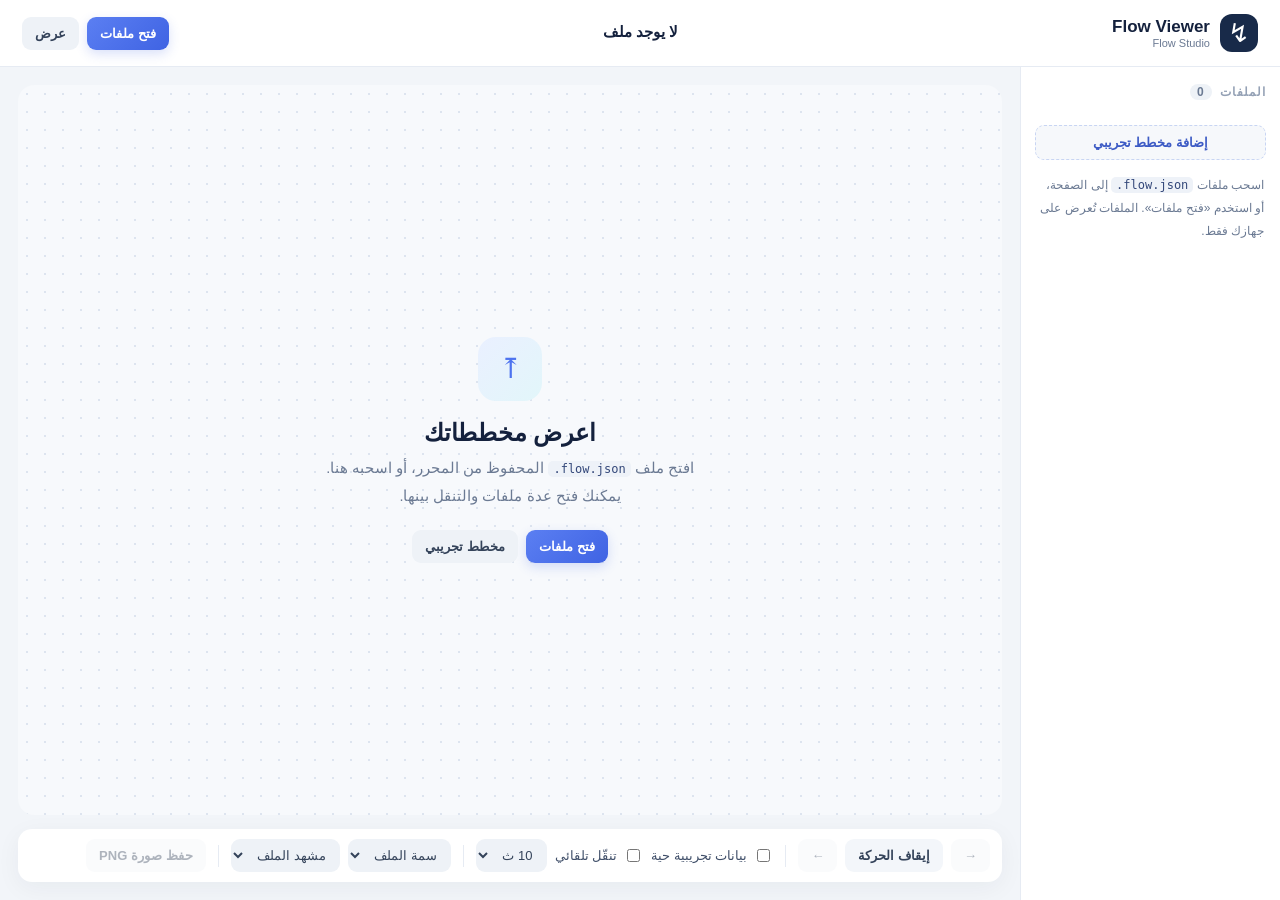
<file: src/viewer.html>
<!doctype html>
<html lang="ar" dir="rtl">
<head>
<meta charset="utf-8"><meta name="viewport" content="width=device-width,initial-scale=1">
<title>Flow Viewer — عارض المخططات</title>
<meta name="description" content="اعرض ملفات Flow Studio بملء الشاشة مع الحركة والبيانات الحية.">
<link rel="stylesheet" href="viewer.css">
</head>
<body>
<header class="vw-bar">
 <a class="vw-brand" href="index.html#editor" data-built-href="Flow-Studio.html#editor" title="افتح المحرر"><span class="vw-mark" aria-hidden="true">↯</span><span><b>Flow Viewer</b><small>Flow Studio</small></span></a>
 <div class="vw-title"><b id="vw-name">لا يوجد ملف</b><small id="vw-meta" dir="ltr"></small></div>
 <div class="vw-actions">
  <button id="vw-open" class="primary">فتح ملفات</button>
  <button id="vw-present" title="عرض بملء الشاشة (F)">عرض</button>
 </div>
</header>
<main class="vw-main">
 <aside class="vw-side" aria-label="الملفات">
  <h2>الملفات <span id="vw-count" class="vw-count">0</span></h2>
  <ul id="vw-list" class="vw-list"></ul>
  <button id="vw-demo" class="vw-ghost">إضافة مخطط تجريبي</button>
  <p class="vw-hint">اسحب ملفات <code dir="ltr">.flow.json</code> إلى الصفحة، أو استخدم «فتح ملفات». الملفات تُعرض على جهازك فقط.</p>
 </aside>
 <section class="vw-stage-wrap">
  <div id="vw-stage" class="vw-stage" aria-live="polite">
   <div id="vw-empty" class="vw-empty">
    <span class="vw-empty-icon" aria-hidden="true">⤒</span>
    <h1>اعرض مخططاتك</h1>
    <p>افتح ملف <code dir="ltr">.flow.json</code> المحفوظ من المحرر، أو اسحبه هنا. يمكنك فتح عدة ملفات والتنقل بينها.</p>
    <div class="vw-empty-actions"><button id="vw-open2" class="primary">فتح ملفات</button><button id="vw-demo2">مخطط تجريبي</button></div>
   </div>
   <div id="vw-canvas" class="vw-canvas" hidden></div>
   <div id="vw-drop" class="vw-drop" hidden><span>أفلت الملفات للعرض</span></div>
  </div>
  <div class="vw-controls" role="toolbar" aria-label="التحكم في العرض">
   <button id="vw-prev" title="السابق (←)" aria-label="السابق">→</button>
   <button id="vw-play" aria-pressed="true">إيقاف الحركة</button>
   <button id="vw-next" title="التالي (→)" aria-label="التالي">←</button>
   <span class="vw-sep"></span>
   <label class="vw-check"><input id="vw-live" type="checkbox"> بيانات تجريبية حية</label>
   <label class="vw-check"><input id="vw-auto" type="checkbox"> تنقّل تلقائي</label>
   <select id="vw-auto-time" aria-label="مدة كل شريحة"><option value="6">6 ث</option><option value="10" selected>10 ث</option><option value="20">20 ث</option></select>
   <span class="vw-sep"></span>
   <select id="vw-theme" aria-label="السمة"><option value="">سمة الملف</option><option value="light">فاتح</option><option value="dark">داكن</option></select>
   <select id="vw-scene" aria-label="المشهد"><option value="">مشهد الملف</option><option value="none">بدون</option><option value="cloudy">غائم</option><option value="day">نهار</option><option value="dusk">غروب</option><option value="night">ليل</option><option value="rain">مطر</option></select>
   <span class="vw-sep"></span>
   <button id="vw-png">حفظ صورة PNG</button>
  </div>
 </section>
</main>
<input id="vw-file" type="file" accept=".json,application/json" multiple hidden>
<div id="vw-toast" role="status" aria-live="polite"></div>
<script src="viewer-data.js"></script>
<script src="core.js"></script>
<script src="viewer.js"></script>
</body>
</html>
</file>
<file: src/styles.css>
:root{font-family:Inter,Arial,sans-serif;color:#19283d;background:#f2f5f9;font-synthesis:none;--muted:#7b899b;--blue:#5579ef;--line:#e9edf3;--shadow:0 8px 28px #2537550b}*{box-sizing:border-box}body{margin:0}button,input,select,textarea{font:inherit}button{border:0;border-radius:8px;background:#eef2f7;color:#34435a;padding:10px 14px;cursor:pointer;font-size:12px;font-weight:600;transition:background .15s}button:hover{background:#e2e8f1}button:disabled{opacity:.35;cursor:default}button.primary{background:#5579ef;color:#fff;box-shadow:0 4px 12px #5579ef29}button.primary:hover{background:#4268df}button[aria-pressed=true]{background:#e3eaff;color:#355bdd}input,select,textarea{border:1px solid #e1e7ef;border-radius:7px;padding:9px 10px;background:#fff;color:#26364d;max-width:100%;min-width:0;font-size:12px}input[type=checkbox]{accent-color:var(--blue);padding:0}input[type=color]{width:100%;height:35px;padding:4px}textarea{resize:vertical;line-height:1.65;min-height:85px}input:focus,select:focus,textarea:focus{outline:2px solid #5579ef66;outline-offset:1px}:focus-visible{outline:2px solid var(--blue);outline-offset:3px}.app-header{height:86px;background:#fff;display:flex;align-items:center;justify-content:space-between;padding:0 28px;border-bottom:1px solid var(--line);gap:20px}.brand{display:flex;gap:12px;align-items:center}.brand-mark{height:42px;width:42px;background:#182a49;color:white;display:grid;place-items:center;border-radius:13px;font-size:30px}.brand strong{display:block;font-size:20px;letter-spacing:-.6px}.brand span:not(.brand-mark){display:block;font-size:11px;color:var(--muted);margin-top:4px}.header-actions{display:flex;align-items:center;gap:10px}.save-status{font-size:11px;color:var(--muted);margin-right:8px}.workspace{display:grid;grid-template-columns:224px minmax(440px,1fr) 258px;max-width:1900px;margin:auto;min-height:calc(100vh - 86px)}.library-panel,.inspector-panel{padding:26px 18px;background:#fff}.library-panel{border-right:1px solid var(--line)}.inspector-panel{border-left:1px solid var(--line)}.panel-heading{margin:0 0 23px}.eyebrow{display:block;font-size:9px;font-weight:700;color:#8b98ab;letter-spacing:1.8px;margin-bottom:9px}h2{font-size:19px;letter-spacing:-.4px;margin:0 0 8px}h3{font-size:12px;margin:0;color:#41516a}.panel-heading p{font-size:11px;color:var(--muted);line-height:1.7;margin:0}.palette{display:grid;grid-template-columns:1fr 1fr;gap:8px}.palette-item{padding:10px 6px 8px;background:#f5f7fa;border-radius:10px;display:flex;flex-direction:column;align-items:center;gap:8px;color:#54637a;font-size:10px;min-height:93px}.palette-item:hover{background:#edf2ff}.palette-item img{width:60px;height:52px;object-fit:contain}.wide{width:100%;margin-top:9px}.subtle{background:#edf2ff;color:#5572ce}.divider{height:1px;background:var(--line);margin:23px 0}.field{display:flex;flex-direction:column;gap:7px;font-size:11px;color:#7a879b;margin-bottom:14px}.field input,.field select,.field textarea{width:100%}.section-head{display:flex;justify-content:space-between;align-items:center;margin-bottom:12px}.section-head span{background:#f0f3f7;color:#8490a1;font-size:10px;padding:3px 6px;border-radius:4px}.layer-list{display:flex;flex-direction:column;gap:3px;max-height:340px;overflow:auto}.layer-row{display:flex;align-items:center;gap:8px;background:transparent;text-align:left;padding:9px 7px;font-size:11px;font-weight:400}.layer-row.active{background:#edf2ff;color:#4466c3}.layer-dot{width:7px;height:7px;border-radius:50%;background:#7494f5;flex:none}.layer-dot.inactive{background:#a5aebd}.layer-dot.hidden{background:transparent;border:1px solid #b7c2d0}.layer-row span:last-child{margin-left:auto;color:#9ca7b7;font-size:10px}.library-note{background:#f5f7fa;border-radius:9px;padding:13px;margin-top:24px;font-size:10px;color:#7b899a;line-height:1.8}.library-note b{color:#617086;font-weight:600}.library-note p{margin:6px 0 0}.center-panel{padding:27px 24px}.canvas-heading{display:flex;justify-content:space-between;align-items:center;margin-bottom:24px}.canvas-heading .eyebrow{margin-bottom:5px}.canvas-heading input{border:0;background:transparent;font-size:22px;font-weight:700;letter-spacing:-.6px;padding:0;width:350px;max-width:100%}.offline{font-size:10px;display:flex;align-items:center;gap:6px;color:#7a889a;white-space:nowrap}.offline i{width:6px;height:6px;background:#4bb390;border-radius:50%}.canvas-tools{display:flex;align-items:center;justify-content:space-between;background:#fff;padding:11px 12px;border-radius:12px 12px 0 0;gap:10px;box-shadow:var(--shadow);border-bottom:1px solid #f0f3f7}.tool-group{display:flex;gap:6px;align-items:center}.tool-group button{padding:8px 10px;background:#f5f7fa;font-size:11px}.tool-group button[aria-pressed=true]{background:#e8eeff;color:#4266d3}.tool-separator{height:21px;width:1px;background:#e9edf3;margin:0 5px}.check{display:flex;align-items:center;gap:5px;font-size:10px;color:#7c899c;white-space:nowrap}.tool-group select{border:0;background:#f5f7fa;padding:7px 4px;font-size:10px}.stage-scroll{overflow:auto;background:#fff;min-height:260px;max-height:calc(100vh - 300px);padding:12px}.stage-size{min-width:100%;position:relative}#canvas{width:100%;height:auto;display:block;touch-action:pan-x pan-y pinch-zoom;user-select:none;overflow:visible}#canvas [data-node]{cursor:grab;touch-action:none}#canvas [data-waypoint]{touch-action:none}#canvas [data-node]:active{cursor:grabbing}#canvas [data-edge]{cursor:pointer}.canvas-footer{display:flex;align-items:center;gap:15px;font-size:10px;color:#8a97a9;background:#fff;border-radius:0 0 12px 12px;padding:11px 16px;box-shadow:var(--shadow)}.canvas-footer #hint{flex:1}.canvas-footer button{padding:4px 6px;background:transparent;font-size:10px;color:#5873bc}.feature-strip{display:flex;justify-content:space-between;gap:14px;margin-top:27px}.feature-strip>div{display:grid;grid-template-columns:26px 1fr;column-gap:9px;align-items:center}.feature-strip span{grid-row:1/3;font-size:10px;color:#7390d7;background:#e8eefb;width:26px;height:26px;display:grid;place-items:center;border-radius:8px}.feature-strip b{font-size:10px;font-weight:600;color:#6c7c93}.feature-strip small{font-size:9px;margin-top:4px;color:#97a3b3}.inspector-empty{color:#9aa6b6;text-align:center;padding:35px 10px;line-height:1.8;font-size:12px}.inspector-empty .empty-icon{display:block;font-size:36px;color:#bdc9df;margin-bottom:16px}.field-grid{display:grid;grid-template-columns:1fr 1fr;gap:0 10px}.inspector-section{border-top:1px solid var(--line);padding-top:18px;margin-top:19px}.inspector-section h3{margin-bottom:16px}.inspector-actions{display:flex;gap:7px;flex-wrap:wrap;margin-top:20px}.danger{background:#fff0ef;color:#c57368}.inspector-help{font-size:10px;color:#8c99ac;line-height:1.7}.swatch-row{display:flex;gap:6px}.state-buttons{display:flex;gap:4px;margin-bottom:16px}.state-buttons button{flex:1;padding:8px 3px;font-size:10px}.inline-info{padding:11px;background:#f6f8fc;border-radius:8px;color:#8b97aa;font-size:10px;line-height:1.7}dialog{border:0;border-radius:18px;box-shadow:0 20px 100px #15264b33;padding:26px;max-width:550px;width:calc(100% - 32px);color:#253751}dialog::backdrop{background:#14244166;backdrop-filter:blur(4px)}.dialog-head{display:flex;justify-content:space-between;align-items:flex-start;gap:16px}.dialog-head button{padding:3px 9px;font-size:20px;background:#f5f7fa}.dialog-head h2{font-size:23px}.dialog-note{font-size:12px;color:#8b98aa;line-height:1.7;margin:8px 0 18px}.export-options{display:flex;flex-direction:column;gap:8px}.export-options>button{display:flex;align-items:center;gap:13px;text-align:left;padding:13px;background:#f5f7fb}.export-options b{display:block;font-size:12px;font-weight:600}.export-options small{display:block;font-size:10px;color:#8b98ab;margin-top:5px}.export-options>button>span:last-child{margin-left:auto;color:#8b98ab}.file-badge{border-radius:8px;font-size:9px;width:43px;height:40px;display:grid;place-items:center;flex:none}.blue{background:#e6edff;color:#5579e7}.purple{background:#eee8fc;color:#8f70c0}.green{background:#e6f5ed;color:#5e9c7a}.orange{background:#fff1dd;color:#be9052}.gray{background:#e6ecf2;color:#7991ab}.cyan{background:#e0f4fa;color:#3f8fae}.code-dialog{max-width:680px}.code-dialog .code-card{margin:14px 0 0}.code-dialog .code-card pre{max-height:300px;overflow:auto}.dialog-note code{font-size:11px;background:#f0f3f7;padding:1px 5px;border-radius:4px;color:#4b5b72}.export-settings{display:grid;grid-template-columns:1fr 1fr;gap:14px;margin-top:20px}.fine-print{font-size:10px;line-height:1.75;color:#96a0af;margin:17px 0 0}.dialog-actions{display:flex;justify-content:flex-end;gap:8px;margin-top:20px}#confirm-dialog p{font-size:13px;line-height:1.7;color:#8090a3}#toast{position:fixed;bottom:24px;left:50%;transform:translate(-50%,12px);max-width:calc(100vw - 32px);padding:12px 20px;border-radius:10px;background:#213653;color:white;font-size:12px;opacity:0;pointer-events:none;transition:.2s;box-shadow:0 7px 20px #1e31452a;z-index:10}#toast.visible{opacity:1;transform:translate(-50%,0)}@media(min-width:1600px){.workspace{grid-template-columns:250px minmax(600px,1fr) 290px}.center-panel{padding:32px}.stage-scroll{max-height:none}}@media(max-width:1100px){.workspace{grid-template-columns:180px minmax(380px,1fr) 224px}.library-panel,.inspector-panel{padding:22px 13px}.center-panel{padding:23px 16px}.offline{display:none}.tool-group{gap:3px}.tool-group button{padding:8px}.feature-strip small{display:none}.canvas-footer #hint{font-size:9px}.canvas-heading input{font-size:19px;width:100%}.app-header{padding:0 20px}.save-status{display:none}}@media(max-width:860px){.workspace{grid-template-columns:170px minmax(0,1fr)}.inspector-panel{grid-column:1/-1;border-left:0;border-top:1px solid var(--line)}#inspector{max-width:650px;margin:auto}.inspector-panel .panel-heading{margin:auto auto 20px;max-width:650px}.stage-scroll{max-height:none}.feature-strip{margin-top:18px}.header-actions button{font-size:10px;padding:9px 10px}.brand span:not(.brand-mark){display:none}.brand strong{font-size:18px}.app-header{height:72px}.canvas-tools{flex-wrap:wrap}.workspace{min-height:calc(100vh - 72px)}}@media(max-width:560px){.app-header{padding:12px;height:auto;align-items:center;gap:9px;flex-wrap:wrap}.brand-mark{height:32px;width:32px;font-size:24px;border-radius:10px}.brand strong{font-size:17px}.brand{gap:8px}.header-actions{gap:4px;margin-left:auto}.header-actions button{padding:8px;font-size:9px}.workspace{display:flex;flex-direction:column}.center-panel{order:0;padding:18px 10px}.library-panel{order:1;padding:18px;border-top:1px solid var(--line);border-right:0}.inspector-panel{order:2;padding:22px 18px}.palette{grid-template-columns:repeat(4,1fr)}.palette-item{min-height:80px;padding:8px}.palette-item img{height:43px;width:50px}.library-panel .panel-heading{margin-bottom:15px}.layer-list{max-height:210px}.library-note{display:none}.canvas-heading{margin-bottom:15px}.canvas-heading input{font-size:18px}.canvas-tools{padding:9px 8px}.stage-scroll{padding:4px;min-height:0}.canvas-footer{padding:10px 9px;gap:7px}.canvas-footer #hint{line-height:1.5}.canvas-footer button{max-width:73px;line-height:1.4}.feature-strip{display:none}.field-grid{gap:0 12px}.export-options small{font-size:9px}dialog{padding:21px}.eyebrow{font-size:8px}}@media(prefers-reduced-motion:reduce){*{transition:none!important}}

/* ---------- Editor workspace: three fixed panels that scroll independently ---------- */
.workspace{grid-template-columns:252px minmax(0,1fr) 312px;max-width:none;height:calc(100vh - 86px);min-height:600px}
.library-panel,.inspector-panel{padding:0;display:flex;flex-direction:column;min-height:0}
.panel-scroll{flex:1;min-height:0;overflow:auto;padding:16px 16px 28px;scrollbar-width:thin}
.panel-tabs{display:flex;gap:2px;padding:10px 12px 0;border-bottom:1px solid var(--line);flex:none}
.panel-tabs button{flex:1;background:transparent;border-radius:8px 8px 0 0;padding:10px 6px 11px;color:#7d8aa0;font-size:12px;position:relative}
.panel-tabs button:hover{background:#f5f7fb;color:#3d4f6b}
.panel-tabs button[aria-selected=true]{color:#2f56d6}
.panel-tabs button[aria-selected=true]::after{content:"";position:absolute;left:10px;right:10px;bottom:-1px;height:2px;border-radius:2px;background:#4d73ef}
.count{display:inline-block;min-width:18px;padding:1px 5px;margin-left:3px;border-radius:9px;background:#eef2f7;color:#7d8aa0;font-size:10px}
.pane-heading{font-size:10px;letter-spacing:1.2px;text-transform:uppercase;color:#8c99ad;margin:22px 0 10px;font-weight:700}
.pane-heading:first-child{margin-top:4px}
.pane-help{font-size:11px;color:#8c99ad;line-height:1.7;margin:14px 2px 0}
.palette{gap:8px}
.palette-item{min-height:86px;border:1px solid transparent;background:#f6f8fb}
.palette-item:hover{background:#eef3ff;border-color:#d7e1ff}
.palette-item span{font-weight:600}
.dropzone{width:100%;margin-top:12px;display:grid;grid-template-columns:34px 1fr;grid-template-rows:auto auto;column-gap:10px;row-gap:3px;align-items:center;text-align:left;padding:13px;border:1.5px dashed #c8d5f3;background:#f7f9ff;color:#3d5bc5;border-radius:11px}
.dropzone:hover{background:#eef3ff;border-color:#9fb4ef}
.dropzone-icon{grid-row:1/3;width:34px;height:34px;border-radius:9px;background:#e3eaff;display:grid;place-items:center;font-size:16px}
.dropzone b{font-size:12px}.dropzone small{font-size:10px;color:#8592a8;font-weight:400;line-height:1.5}
.row-control{display:flex;gap:6px}.row-control select{flex:1;min-width:0}.row-control button{flex:none}
/* Layers */
.layer-list{max-height:none;gap:2px}
.layer-row{display:flex;align-items:center;gap:2px;border-radius:8px;padding:0}
.layer-row:hover{background:#f5f7fb}
.layer-row.active{background:#edf2ff}
.layer-state{flex:none;width:26px;height:30px;padding:0;background:transparent;display:grid;place-items:center}
.layer-state::before{content:"";width:8px;height:8px;border-radius:50%;background:#5b80f3;box-shadow:0 0 0 3px #5b80f322}
.layer-state.inactive::before{background:#a5aebd;box-shadow:none}
.layer-state.hidden::before{background:transparent;border:1.5px solid #b7c2d0;box-shadow:none}
.layer-state:hover{background:#e7edf8}
.layer-name{flex:1;min-width:0;display:flex;align-items:center;gap:7px;background:transparent;text-align:left;padding:8px 6px;font-size:12px;font-weight:500;color:#34435a}
.layer-name span:nth-child(2){flex:1;min-width:0;overflow:hidden;text-overflow:ellipsis;white-space:nowrap}
.layer-name small{color:#9ca7b7;font-size:10px;font-weight:400;max-width:70px;overflow:hidden;text-overflow:ellipsis;white-space:nowrap}
.layer-icon{color:#9fb0c9;font-size:10px;width:12px;text-align:center}
.layer-row.active .layer-name{color:#2f56d6}
/* Canvas */
.center-panel{display:flex;flex-direction:column;min-height:0;padding:14px 16px 14px;min-width:0}
.canvas-tools{flex-wrap:wrap;padding:8px 10px;border-radius:12px 12px 0 0;row-gap:8px}
.tool-group{flex-wrap:wrap}
.title-input{border:1px solid transparent;background:transparent;font-size:15px;font-weight:700;letter-spacing:-.3px;padding:6px 8px;width:260px;max-width:100%;color:#1d2c44}
.title-input:hover{border-color:#e4e9f1}.title-input:focus{background:#fff;border-color:#c9d5f5}
.tool-group button.icon,.zoom-control button{width:32px;padding:7px 0;font-size:14px}
.zoom-control{display:flex;align-items:center;gap:2px;background:#f5f7fa;border-radius:8px}
.zoom-control button{background:transparent}.zoom-control select{background:transparent;padding:7px 2px}
.stage-scroll{flex:1;min-height:0;max-height:none;position:relative;background-color:#f7f9fc;background-image:radial-gradient(#dde4ef 1px,transparent 1px);background-size:18px 18px;padding:18px}
.stage-size{background:transparent}
#canvas{box-shadow:0 1px 3px #1d2c4414,0 6px 24px #1d2c440d;border-radius:4px;background:#fff}
.stage-scroll.connecting #canvas [data-node]{cursor:crosshair}
.drop-overlay{position:absolute;inset:8px;border:2px dashed #6d8ef3;border-radius:12px;background:#eef3ffd9;display:grid;place-items:center;pointer-events:none;z-index:2}
.drop-overlay span{font-weight:700;color:#3557cf;font-size:15px}
/* Inspector */
.inspector-head{display:flex;align-items:flex-start;gap:10px;padding:18px 16px 10px;flex:none}
.inspector-heading{flex:1;min-width:0}
.inspector-heading h2{font-size:17px;margin:6px 0 3px;overflow:hidden;text-overflow:ellipsis;white-space:nowrap}
.inspector-heading p{margin:0;font-size:11px;color:var(--muted)}
.inspector-heading code{font-size:10px;background:#f0f3f7;border-radius:4px;padding:1px 5px;color:#55657c}
.kind-badge{display:inline-block;font-size:9px;font-weight:700;letter-spacing:1px;text-transform:uppercase;padding:3px 7px;border-radius:5px;background:#eef2f7;color:#7a879b}
.kind-badge[data-kind=node]{background:#e6f5ed;color:#3f8b62}.kind-badge[data-kind=edge]{background:#e8eeff;color:#4466d6}
.head-actions{display:flex;gap:5px;flex:none}
.head-actions .icon{width:32px;height:32px;padding:0;font-size:14px}
.group{padding:14px 0;border-bottom:1px solid #eef1f6}
.group:first-child{padding-top:4px}.group:last-child{border-bottom:0}
.group h3{font-size:10px;letter-spacing:1.2px;text-transform:uppercase;color:#8c99ad;margin:0 0 12px}
.group-note{font-size:10.5px;color:#93a0b2;line-height:1.65;margin:2px 0 0}
.group .field:last-child,.group .toggle:last-child{margin-bottom:0}
.field{margin-bottom:12px;color:#6d7b90;font-weight:500}
.control-label{font-size:11px;color:#6d7b90}
.unit-input{position:relative;display:flex;align-items:center}
.unit-input input{width:100%;padding-right:28px}
.unit-input i{position:absolute;right:9px;font-style:normal;font-size:10px;color:#9aa6b6;pointer-events:none}
.slider-row{display:flex;align-items:center;gap:10px}
.slider-row input[type=range]{flex:1;min-width:0;accent-color:#4d73ef;padding:0;border:0;height:22px;background:transparent}
.unit-input.small{width:84px;flex:none}
.unit-input.small input{padding:7px 26px 7px 8px}
.color-row{display:flex;gap:6px}
.color-row input[type=color]{width:42px;height:34px;flex:none;padding:3px;cursor:pointer}
.color-row input[type=text]{flex:1;font-family:ui-monospace,SFMono-Regular,Consolas,monospace;text-transform:lowercase}
.swatches{display:flex;gap:5px;flex-wrap:wrap}
.swatches button{width:20px;height:20px;padding:0;border-radius:50%;background:var(--c);box-shadow:inset 0 0 0 1px #0000001a}
.swatches button[aria-pressed=true]{box-shadow:0 0 0 2px #fff,0 0 0 4px #4d73ef}
.segmented{display:flex;background:#f1f4f8;border-radius:9px;padding:3px;gap:2px}
.segmented button{flex:1;min-width:0;background:transparent;padding:7px 4px;font-size:11px;font-weight:600;color:#6a7990;border-radius:7px;white-space:nowrap;overflow:hidden;text-overflow:ellipsis}
.segmented button:hover{color:#2f4366;background:#e7ecf3}
.segmented button[aria-pressed=true]{background:#fff;color:#2f56d6;box-shadow:0 1px 3px #1d2c4426}
.toggle{display:flex;align-items:center;gap:10px;font-size:12px;color:#3d4c63;margin:4px 0 12px;cursor:pointer}
.toggle input{position:absolute;opacity:0;width:1px;height:1px}
.toggle .switch{flex:none;width:32px;height:18px;border-radius:10px;background:#d4dbe6;position:relative;transition:background .15s}
.toggle .switch::after{content:"";position:absolute;top:2px;left:2px;width:14px;height:14px;border-radius:50%;background:#fff;box-shadow:0 1px 2px #0003;transition:transform .15s}
.toggle input:checked+.switch{background:#4d73ef}
.toggle input:checked+.switch::after{transform:translateX(14px)}
.toggle input:focus-visible+.switch{outline:2px solid var(--blue);outline-offset:2px}
.toggle small{display:block;font-size:10px;color:#93a0b2;margin-top:2px}
.button-row{display:flex;gap:6px;flex-wrap:wrap;margin-top:4px}
.button-row button{flex:1}
.asset-card{display:flex;gap:11px;align-items:center;padding:9px;border-radius:10px;background:#f6f8fb;margin-bottom:8px}
.asset-card img{width:52px;height:52px;object-fit:contain;background:#fff;border-radius:7px;flex:none;box-shadow:inset 0 0 0 1px #e6ebf2}
.asset-card b{display:block;font-size:11px;color:#3d4c63}
.asset-card small{display:block;font-size:10px;color:#8c99ad;margin-top:4px;line-height:1.5}
.asset-card .warn{color:#b26a1f;font-weight:600}
.points{list-style:none;margin:0 0 10px;padding:0;display:flex;flex-direction:column;gap:5px;max-height:260px;overflow:auto}
.points li{display:grid;grid-template-columns:20px 1fr 1fr 28px;gap:5px;align-items:center}
.points li>span{font-size:10px;color:#9aa6b6;text-align:center}
.points input{padding:6px 7px}
.points .icon{padding:5px 0;background:transparent;color:#a0aabb;font-size:15px}
.points .icon:hover{background:#fff0ef;color:#c57368}
.keys{display:grid;grid-template-columns:auto 1fr;gap:9px 12px;margin:0;font-size:11px}
.keys dt{font-family:ui-monospace,SFMono-Regular,Consolas,monospace;font-size:10px;background:#f1f4f8;border-radius:5px;padding:3px 6px;color:#4a5a72;justify-self:start}
.keys dd{margin:0;color:#6d7b90;align-self:center}
.canvas-footer{flex:none}
@media(min-width:1600px){.workspace{grid-template-columns:276px minmax(0,1fr) 340px}}
@media(max-width:1100px){.workspace{grid-template-columns:216px minmax(0,1fr) 280px}.panel-scroll{padding:14px 12px 24px}.title-input{width:180px}}
@media(max-width:860px){.workspace{grid-template-columns:200px minmax(0,1fr);height:auto;min-height:0}.center-panel{height:calc(100vh - 72px);min-height:480px}.inspector-panel{grid-column:1/-1}.library-panel{max-height:calc(100vh - 72px)}}
@media(max-width:560px){.workspace{display:flex;flex-direction:column}.center-panel{order:0;height:auto;min-height:0;padding:10px}.stage-scroll{flex:none;padding:8px;min-height:240px}.inspector-panel{order:1;border-top:1px solid var(--line)}.library-panel{order:2;max-height:none}.panel-scroll{overflow:visible}.title-input{width:100%}.canvas-tools .tool-group:first-child{width:100%}.palette{grid-template-columns:repeat(4,1fr)}}
.head-actions .icon svg{width:16px;height:16px;fill:none;stroke:currentColor;stroke-width:1.4;stroke-linecap:round;stroke-linejoin:round;display:block;margin:auto}
#toast{max-width:min(560px,calc(100vw - 32px));text-align:center;line-height:1.5}
#custom-assets-wrap .pane-heading{margin-top:22px}
/* Connection ports and line end handles (editor only) */
#canvas .port-handle{fill:#fff;stroke:#4d73ef;cursor:crosshair;transition:fill .12s}
#canvas .port-handle[data-port]:hover{fill:#4d73ef}
#canvas .port-handle.subtle{stroke:#9fb4ef}
#canvas .port-handle.target{stroke:#9fb4ef;pointer-events:none}
#canvas .port-handle.snapped{fill:#4d73ef;stroke:#fff;filter:drop-shadow(0 0 4px #4d73ef99)}
#canvas .port-handle.origin{fill:#4d73ef;stroke:#fff;pointer-events:none}
#canvas .end-handle{fill:#4d73ef;stroke:#fff;cursor:grab;filter:drop-shadow(0 1px 2px #1d2c4455)}
#canvas .end-handle:hover{fill:#2f56d6}
#canvas .link-preview{fill:none;stroke:#4d73ef;stroke-linecap:round;pointer-events:none}
.overflow-warning{flex:none;background:#fff4e2!important;color:#a5610f!important;border-radius:7px;padding:5px 9px!important;font-size:10.5px!important;font-weight:700;max-width:none!important}
.overflow-warning:hover{background:#ffe9c7!important}
.overflow-list{list-style:none;margin:0;padding:0;display:flex;flex-direction:column;gap:6px;max-height:240px;overflow:auto}
.overflow-list li{display:flex;justify-content:space-between;gap:12px;padding:10px 12px;border-radius:9px;background:#fff7ea;font-size:12px;color:#5b4520}
.overflow-list span{color:#a5610f;font-weight:600;white-space:nowrap}
#overflow-dialog .dialog-actions{flex-wrap:wrap}
/* Section and corner handles on a selected line */
#canvas .segment-handle{fill:#fff;stroke:#4d73ef;filter:drop-shadow(0 1px 2px #1d2c4433)}
#canvas .segment-handle.h{cursor:ns-resize}#canvas .segment-handle.v{cursor:ew-resize}
#canvas .segment-handle:hover{fill:#4d73ef}
#canvas .corner-handle{fill:#fff;stroke:#4d73ef;cursor:move}
#canvas .corner-handle:hover{fill:#4d73ef}
#canvas .port-handle.active{stroke:#4d73ef}
/* Floating toolbar for the selected line */
.line-toolbar{position:absolute;z-index:3;transform:translateX(-50%);display:flex;align-items:center;gap:2px;padding:4px;background:#fff;border-radius:11px;box-shadow:0 6px 20px #1d2c4429,0 0 0 1px #e3e9f2}
.line-toolbar button{height:30px;min-width:32px;padding:0 8px;background:transparent;border-radius:8px;color:#4a5a72;font-size:11px;display:grid;place-items:center}
.line-toolbar button:hover{background:#eef2f9}
.line-toolbar button[aria-pressed=true]{background:#e8eeff;color:#2f56d6}
.line-toolbar svg{width:18px;height:18px;fill:none;stroke:currentColor;stroke-width:2;stroke-linecap:round;stroke-linejoin:round}
.line-toolbar-sep{width:1px;height:20px;background:#e6ebf2;margin:0 3px}
/* Parts tab: one row per slot of a host element */
.part-row{display:flex;align-items:center;gap:10px;padding:9px;border-radius:11px;background:#f6f8fb;margin-bottom:7px}
.part-row img{width:40px;height:40px;object-fit:contain;background:#fff;border-radius:8px;box-shadow:inset 0 0 0 1px #e6ebf2;flex:none}
.part-row>div{flex:1;min-width:0}
.part-row b{display:block;font-size:12px;color:#2f3e55}
.part-row small{display:block;font-size:10.5px;color:#8c99ad;margin-top:2px;overflow:hidden;text-overflow:ellipsis;white-space:nowrap}
.part-row code{font-size:10px;background:#eef2f7;padding:1px 4px;border-radius:4px}
.part-row button{padding:6px 9px;font-size:11px;background:#fff;box-shadow:inset 0 0 0 1px #e1e7ef}
.toggle.compact{margin:0;gap:0}
.tone-row{display:flex;flex-wrap:wrap;gap:6px}
.tone-row button{display:flex;align-items:center;gap:6px;padding:6px 9px;font-size:11px;background:#f6f8fb;border-radius:8px}
.tone-row button i{width:12px;height:12px;border-radius:50%;background:var(--c)}
.tone-row button:hover{background:#eef2f9}
#canvas [data-callout-hit]{cursor:move}
</file>
<file: src/screens.css>
/* Site screens share the existing Flow Studio palette and keep the editor intact. */
[hidden]{display:none!important}.brand{text-decoration:none;color:inherit}.site-nav{display:flex;align-items:center;gap:6px;margin-inline:auto}.site-nav a{font-size:14px;color:#63738d;text-decoration:none;padding:10px 16px;border-radius:9px;white-space:nowrap}.site-nav a:hover{background:#f4f6fb;color:#294568}.site-nav a[aria-current=page]{background:#ecf1ff;color:#4568d5;font-weight:700}.app-header:has(+.loading-screen:not([hidden])){display:none}.page-kicker{display:block;letter-spacing:2px;font-size:11px;font-weight:700;color:#7d8da6;line-height:1.8}.page-button{display:inline-flex;align-items:center;justify-content:center;min-height:46px;border-radius:10px;padding:11px 24px;font-size:15px;font-weight:700;text-decoration:none;color:#3d5270;background:#edf2fa;transition:background .15s,transform .15s;border:0;cursor:pointer;line-height:1.6}.page-button.primary{background:#5579ef;color:#fff;box-shadow:0 5px 18px #5579ef24}.page-button.primary:hover{background:#4268dd;transform:translateY(-1px)}.text-link{color:#5276d4;font-size:14px;font-weight:600;text-decoration:none}.text-link:hover{text-decoration:underline}.home-flow-preview{direction:ltr;padding:12px 10px;line-height:0}.home-flow-preview svg{width:100%;height:auto;display:block}.loading-screen{min-height:100vh;display:grid;place-items:center;padding:36px 20px;background:radial-gradient(ellipse at 50% 40%,#ffffff 0%,#f1f5fb 64%)}.loading-shell{width:min(100%,390px);text-align:center}.loading-brand{display:inline-flex;align-items:center;gap:12px;direction:ltr;text-decoration:none;color:#243a59;margin-bottom:47px;font-size:23px}.loading-brand .brand-mark{width:46px;height:46px;font-size:31px}.loading-orbit{width:260px;max-width:100%;margin:0 auto 31px}.loading-orbit svg{width:100%;display:block}.loading-orbit path{stroke-width:3;stroke-linecap:round;stroke-linejoin:round}.loading-track{stroke:#d5e0f8}.loading-pulse{stroke:#6385f3;stroke-dasharray:26 300;animation:load-flow 2.5s linear infinite}.loading-orbit circle{fill:#fff;stroke:#8fa9f5;stroke-width:3}.loading-shell h1{font-size:26px;font-weight:700;line-height:1.7;margin:12px 0 9px;color:#324c71}.loading-shell #loading-message{font-size:15px;line-height:1.9;color:#8796ad;margin:0 0 26px}.loading-shell progress{appearance:none;border:0;display:block;width:100%;height:5px;border-radius:5px;background:#e6edf8;overflow:hidden}.loading-shell progress::-webkit-progress-bar{background:#e6edf8}.loading-shell progress::-webkit-progress-value{background:#7694f1;border-radius:5px;transition:width .2s}.loading-shell progress::-moz-progress-bar{background:#7694f1;border-radius:5px}.loading-meta{display:flex;align-items:center;justify-content:space-between;margin:11px 0 28px;font-size:11px;color:#9aabc2;direction:ltr}.loading-shell .page-button{margin-bottom:16px}.loading-footnote{font-size:12px;color:#9facc0;line-height:1.8;margin:0}.loading-error .loading-pulse{animation:none;stroke:#c57c68}.loading-error h1{color:#866756}.no-script{position:fixed;bottom:20px;left:20px;right:20px;background:#fff;padding:20px;font-size:16px;z-index:20;text-align:center}@keyframes load-flow{to{stroke-dashoffset:-326}}.docs-screen code:not(pre code){font-family:ui-monospace,SFMono-Regular,Consolas,monospace;font-size:.85em;background:#e9eef8;color:#5875a3;padding:2px 5px;border-radius:4px;direction:ltr;unicode-bidi:isolate;overflow-wrap:anywhere}.code-card{background:#182a43;border-radius:12px;overflow:hidden;margin:23px 0;box-shadow:0 4px 22px #1529470b;direction:ltr}.code-heading{display:flex;align-items:center;justify-content:space-between;gap:15px;padding:13px 17px;background:#1e324f;color:#829bbd}.code-heading>span{font-size:11px;font-family:ui-monospace,SFMono-Regular,Consolas,monospace}.code-heading button{font-size:11px;background:#2a4162;color:#bfd0ea;border-radius:5px;padding:7px 10px;direction:rtl;flex:none}.code-heading button:hover{background:#354f76}.code-card pre{padding:20px 22px;margin:0;overflow-x:auto;color:#c7d8ef;line-height:1.85;text-align:left;direction:ltr;tab-size:2}.code-card pre code{font-size:12px;font-family:ui-monospace,SFMono-Regular,Consolas,"DejaVu Sans Mono",monospace;white-space:pre;unicode-bidi:plaintext;line-height:1.85}.doc-source a{color:#7591c3;text-decoration:none}.doc-source a:hover{text-decoration:underline}.doc-table-wrap{overflow-x:auto;max-width:100%;margin:19px 0}.doc-table{width:100%;border-collapse:collapse;font-size:14px;line-height:1.85;text-align:right;border-radius:10px;overflow:hidden;background:#fff}.doc-table th{color:#7186a5;font-weight:600;background:#e9eff9;white-space:nowrap}.doc-table th,.doc-table td{padding:13px 16px;border-bottom:1px solid #eef2f8;vertical-align:top}.doc-table td{color:#6b7d96}.doc-table th:first-child{min-width:100px}.doc-table code{white-space:nowrap}.booting .app-header{display:none}
@media(min-width:1500px){.home-screen{padding-top:83px}.home-flow-preview{direction:ltr;padding:20px}}
@media(max-width:1150px){.site-nav a{padding:9px 11px;font-size:13px}.site-nav{margin-inline:0;gap:2px}}
@media(max-width:900px){.app-header{height:auto;min-height:80px;padding:16px 20px;flex-wrap:wrap;gap:14px}.site-nav{margin-inline-start:auto}.header-actions{width:100%;justify-content:flex-end;gap:9px}.header-actions button{font-size:12px}}
@media(max-width:650px){.app-header{padding:13px 16px;gap:10px}.site-nav a{font-size:12px;padding:8px 10px}.site-nav{margin-inline-start:auto}.brand strong{font-size:18px}.brand span:not(.brand-mark){display:none}.brand-mark{height:35px;width:35px;font-size:25px}.page-button{font-size:14px;padding:10px 21px;min-height:44px}.home-flow-preview{direction:ltr;padding:12px 5px}.code-card{margin:20px 0}.code-heading{padding:11px 13px;gap:8px}.code-heading>span{font-size:9px}.code-heading button{font-size:10px;padding:7px 8px}.code-card pre{padding:17px}.code-card pre code{font-size:11px}.doc-table{font-size:12px}.doc-table th,.doc-table td{padding:11px 12px}.doc-table th:first-child{min-width:85px}.loading-shell h1{font-size:25px}.loading-shell #loading-message{font-size:14px}.loading-brand{margin-bottom:38px}.loading-orbit{margin-bottom:24px}}
@media(max-width:400px){.app-header .brand{gap:7px}.app-header .brand strong{font-size:16px}.app-header .brand-mark{height:31px;width:31px;font-size:23px}.site-nav{gap:0}.site-nav a{font-size:11px;padding:8px 7px}.header-actions button{font-size:11px;padding:9px 12px}}
@media(prefers-reduced-motion:reduce){.loading-pulse{animation:none}.page-button{transition:none}}




/* ---------- Shared site tokens ---------- */
.lp,.dc{--ink:#14213d;--ink-2:#41506a;--soft:#6b7a93;--faint:#94a1b5;--brand:#4d73ef;--brand-2:#22b8cf;--surface:#fff;--canvas:#f6f8fc;--rule:#e6ebf3;font-family:-apple-system,BlinkMacSystemFont,"Segoe UI",Tahoma,Inter,Arial,sans-serif;color:var(--ink)}
.sr-only{position:absolute;width:1px;height:1px;overflow:hidden;clip:rect(0 0 0 0);white-space:nowrap}
.lp-btn{display:inline-flex;align-items:center;gap:10px;padding:14px 22px;border-radius:12px;font-size:15px;font-weight:700;text-decoration:none;transition:transform .15s,box-shadow .15s,background .15s;white-space:nowrap}
.lp-btn i{font-style:normal;transition:transform .15s}
.lp-btn:hover i{transform:translateX(-3px)}
.lp-btn.primary{background:linear-gradient(135deg,#5b7ff2,#3f63e3);color:#fff;box-shadow:0 8px 22px #3f63e333,inset 0 1px 0 #ffffff33}
.lp-btn.primary:hover{transform:translateY(-1px);box-shadow:0 12px 28px #3f63e344}
.lp-btn.ghost{background:#fff;color:var(--ink);box-shadow:inset 0 0 0 1px var(--rule)}
.lp-btn.ghost:hover{box-shadow:inset 0 0 0 1px #c9d4ea;background:#fafbff}
.lp-btn.light{background:#fff;color:#1d3070}.lp-btn.light:hover{transform:translateY(-1px)}
.lp-btn.outline{color:#fff;box-shadow:inset 0 0 0 1px #ffffff55}.lp-btn.outline:hover{background:#ffffff14}
.lp-btn.small{padding:10px 14px;font-size:13px;border-radius:10px}
.lp-kicker{display:inline-block;font-size:13px;font-weight:700;color:var(--brand);margin-bottom:12px}

/* ---------- Landing ---------- */
.home-screen.lp{padding:0;max-width:none;background:var(--canvas)}
.lp-hero{position:relative;overflow:hidden;background:radial-gradient(900px 480px at 15% 10%,#dfe8ff 0,transparent 60%),radial-gradient(700px 420px at 95% 80%,#d9f4f8 0,transparent 60%),linear-gradient(#f8faff,#f3f6fc);border-bottom:1px solid var(--rule)}
.lp-hero::before{content:"";position:absolute;inset:0;background-image:linear-gradient(#14213d0a 1px,transparent 1px),linear-gradient(90deg,#14213d0a 1px,transparent 1px);background-size:44px 44px;mask-image:radial-gradient(ellipse at 40% 40%,#000 25%,transparent 75%);pointer-events:none}
.lp-hero-inner{position:relative;max-width:1240px;margin:0 auto;padding:76px 32px 88px;display:grid;grid-template-columns:minmax(0,1fr) minmax(0,1.15fr);gap:56px;align-items:center}
.lp-badge{display:inline-flex;align-items:center;gap:10px;padding:6px 14px 6px 6px;border-radius:30px;background:#fff;box-shadow:0 1px 2px #14213d14,inset 0 0 0 1px var(--rule);color:var(--ink-2);font-size:13px;font-weight:600;text-decoration:none;margin-bottom:26px}
.lp-badge span{background:linear-gradient(135deg,var(--brand),var(--brand-2));color:#fff;border-radius:20px;padding:4px 10px;font-size:12px}
.lp-badge i{font-style:normal;color:var(--brand)}
.lp-hero-copy h1{font-size:clamp(36px,4.6vw,60px);line-height:1.22;letter-spacing:-.5px;margin:0 0 22px;font-weight:800;color:var(--ink)}
.lp-accent{background:linear-gradient(120deg,#3f63e3 10%,#1fa9c4 90%);-webkit-background-clip:text;background-clip:text;color:transparent}
.lp-lead{font-size:18px;line-height:1.95;color:var(--ink-2);margin:0 0 32px;max-width:560px}
.lp-actions{display:flex;gap:12px;flex-wrap:wrap}
.lp-proof{list-style:none;margin:42px 0 0;padding:26px 0 0;border-top:1px solid #dfe5ef;display:grid;grid-template-columns:repeat(3,auto);gap:28px;justify-content:start}
.lp-proof b{display:block;font-size:26px;font-weight:800;color:var(--ink);line-height:1.2}
.lp-proof span{font-size:12.5px;color:var(--soft)}
.lp-stage{position:relative}
.lp-window{background:#fff;border-radius:18px;box-shadow:0 1px 0 #ffffff inset,0 30px 70px -20px #1c2f6640,0 2px 6px #14213d12;overflow:hidden;border:1px solid #e3e9f4}
.lp-window-bar{display:flex;align-items:center;gap:12px;padding:12px 16px;border-bottom:1px solid #edf1f7;background:#fbfcfe}
.lp-dots{display:flex;gap:6px}.lp-dots i{width:10px;height:10px;border-radius:50%;background:#e1e6ef}
.lp-dots i:first-child{background:#f5a3a0}.lp-dots i:nth-child(2){background:#f6d28e}.lp-dots i:nth-child(3){background:#9ddcb2}
.lp-file{font:12px ui-monospace,SFMono-Regular,Consolas,monospace;color:var(--soft);background:#f1f4f9;padding:4px 10px;border-radius:6px}
.lp-live{margin-inline-start:auto;font-size:11px;font-weight:800;letter-spacing:1px;color:#2f9e6a;display:flex;align-items:center;gap:6px}
.lp-live i{width:7px;height:7px;border-radius:50%;background:#35b57a;box-shadow:0 0 0 0 #35b57a88;animation:lp-ping 2s infinite}
@keyframes lp-ping{70%{box-shadow:0 0 0 7px #35b57a00}100%{box-shadow:0 0 0 0 #35b57a00}}
.lp-preview{padding:10px 8px 6px}.lp-preview svg{width:100%;height:auto;display:block}
.lp-preview [data-label] text{transition:opacity .2s}
.lp-float{position:absolute;background:#ffffffeb;backdrop-filter:blur(8px);border-radius:14px;box-shadow:0 14px 34px -10px #1c2f6633,inset 0 0 0 1px #e3e9f4}
.lp-float-data{left:-26px;bottom:64px;padding:14px 18px;min-width:170px}
.lp-float-data>span{display:block;font-size:12px;color:var(--soft);margin-bottom:2px}
.lp-float-data b{font-size:26px;font-weight:800;color:var(--ink)}
.lp-float-data small{display:flex;align-items:center;gap:6px;font-size:11px;color:#2f9e6a;margin-top:4px}
.lp-float-data small i{width:6px;height:6px;border-radius:50%;background:#35b57a}
.lp-float-data.pulse b{animation:lp-flash .6s}
@keyframes lp-flash{0%{color:#3f63e3}100%{color:var(--ink)}}
.lp-float-code{right:-18px;top:-20px;padding:11px 15px;font:12.5px ui-monospace,SFMono-Regular,Consolas,monospace;color:#cdd8ef;background:#16223dee;box-shadow:0 14px 34px -10px #0b1530aa}
.tok-fn{color:#8fb1ff}.tok-str{color:#9fe0b5}.tok-num{color:#f6c37a}.tok-kw{color:#d6a5ff}.tok-cm{color:#6f7f9c}
.lp-formats{max-width:1240px;margin:0 auto;padding:30px 32px;display:flex;align-items:center;gap:26px;flex-wrap:wrap}
.lp-formats>span{font-size:13px;color:var(--faint);font-weight:600}
.lp-formats ul{list-style:none;margin:0;padding:0;display:flex;gap:10px;flex-wrap:wrap}
.lp-formats li{font:600 13px ui-monospace,SFMono-Regular,Consolas,monospace;color:var(--ink-2);padding:8px 14px;border-radius:9px;background:#fff;box-shadow:inset 0 0 0 1px var(--rule)}
.lp-section{max-width:1240px;margin:0 auto;padding:84px 32px 0}
.lp-heading{max-width:780px;margin-bottom:38px}
.lp-heading h2,.lp-code h2{font-size:clamp(28px,3.2vw,40px);line-height:1.35;margin:0 0 12px;font-weight:800;letter-spacing:-.3px}
.lp-heading p{font-size:16.5px;color:var(--soft);line-height:1.9;margin:0}
.lp-bento{display:grid;grid-template-columns:repeat(3,1fr);gap:16px}
.lp-card{background:#fff;border-radius:18px;padding:26px;box-shadow:inset 0 0 0 1px var(--rule),0 1px 2px #14213d08;transition:box-shadow .2s,transform .2s}
.lp-card:hover{box-shadow:inset 0 0 0 1px #d3ddf0,0 16px 34px -18px #1c2f6633;transform:translateY(-2px)}
.lp-card-wide{grid-column:span 2;display:grid;grid-template-columns:1fr 1fr;gap:24px;align-items:center}
.lp-card h3{font-size:18px;margin:16px 0 8px;font-weight:800}
.lp-card p{font-size:14.5px;line-height:1.9;color:var(--soft);margin:0}
.lp-icon{width:42px;height:42px;border-radius:12px;display:grid;place-items:center;background:linear-gradient(135deg,#eaf0ff,#e2f6fa);color:var(--brand)}
.lp-icon svg{width:22px;height:22px;fill:none;stroke:currentColor;stroke-width:1.8;stroke-linecap:round;stroke-linejoin:round}
.lp-tags{display:flex;flex-wrap:wrap;gap:6px;margin-top:16px}
.lp-tags span{font:600 11.5px ui-monospace,SFMono-Regular,Consolas,monospace;color:#4560b8;background:#eef2ff;padding:5px 9px;border-radius:7px}
.lp-snippet{display:block;margin-top:16px;font:12.5px ui-monospace,SFMono-Regular,Consolas,monospace;background:#f3f6fb;color:#3a4d75;padding:10px 12px;border-radius:9px;text-align:left}
.lp-lines-demo{width:100%;height:auto;background:#f7f9fd;border-radius:14px;padding:6px}
.lp-lines-demo path{fill:none;stroke-linecap:round;stroke-linejoin:round}
.lp-lines-demo .track{stroke:#c9d7ff;stroke-width:2.4}
.lp-lines-demo .track.dashed{stroke-dasharray:9 7}.lp-lines-demo .track.dotted{stroke-dasharray:.1 7;stroke-width:3}
.lp-lines-demo .pulse{stroke:#5b7ff2;stroke-width:5;stroke-dasharray:36 400;animation:lp-dash 3s linear infinite;filter:drop-shadow(0 0 4px #5b7ff288)}
.lp-lines-demo .pulse.two{stroke:#2fb08a;stroke-dasharray:20 53;animation-duration:2.4s;filter:drop-shadow(0 0 4px #2fb08a88)}
.lp-lines-demo .pulse.three{stroke:#22b8cf;animation-duration:3.6s;filter:drop-shadow(0 0 4px #22b8cf88)}
@keyframes lp-dash{to{stroke-dashoffset:-436}}
.lp-steps{list-style:none;margin:0;padding:0;display:grid;grid-template-columns:repeat(3,1fr);gap:16px;position:relative}
.lp-steps li{position:relative;background:#fff;border-radius:18px;padding:28px 26px;box-shadow:inset 0 0 0 1px var(--rule)}
.lp-steps li:not(:last-child)::after{content:"";position:absolute;top:48px;left:-17px;width:18px;height:2px;background:linear-gradient(90deg,#c9d6f6,#9fb4ef)}
.lp-step-num{width:40px;height:40px;border-radius:50%;display:grid;place-items:center;font-weight:800;color:#fff;background:linear-gradient(135deg,var(--brand),var(--brand-2));box-shadow:0 6px 14px #3f63e333}
.lp-steps h3{font-size:19px;margin:18px 0 8px;font-weight:800}
.lp-steps p{font-size:14.5px;line-height:1.9;color:var(--soft);margin:0}
.lp-code{display:grid;grid-template-columns:minmax(0,.9fr) minmax(0,1.1fr);gap:48px;align-items:center}
.lp-code-copy p{font-size:16px;line-height:1.95;color:var(--soft);margin:0 0 24px}
.lp-code-tabs{display:inline-flex;background:#e9eef7;border-radius:12px;padding:4px;gap:3px;margin-bottom:22px}
.lp-code-tabs button{background:transparent;border-radius:9px;padding:9px 16px;font-size:13px;color:var(--ink-2);direction:ltr}
.lp-code-tabs button[aria-selected=true]{background:#fff;color:var(--ink);box-shadow:0 1px 3px #14213d1f}
.lp-code-window{background:#121c33;border-radius:18px;overflow:hidden;box-shadow:0 30px 60px -24px #0b153099}
.lp-code-window .lp-window-bar{background:#17233f;border-color:#22304f}
.lp-code-window .lp-file{background:#22304f;color:#9fb0cf}
.lp-code-window pre{margin:0;padding:24px 26px;overflow-x:auto;color:#d8e2f5;font:13.5px/1.95 ui-monospace,SFMono-Regular,Consolas,monospace;text-align:left;min-height:228px}
.text-link{color:var(--brand);font-weight:700;text-decoration:none;font-size:14px}.text-link:hover{text-decoration:underline}
.lp-platforms{display:grid;grid-template-columns:repeat(3,1fr);gap:16px}
.lp-platform{position:relative;display:block;text-decoration:none;color:inherit;background:#fff;border-radius:18px;padding:26px;box-shadow:inset 0 0 0 1px var(--rule);transition:box-shadow .2s,transform .2s}
.lp-platform:hover{transform:translateY(-2px);box-shadow:inset 0 0 0 1px #c9d6f2,0 16px 34px -18px #1c2f6633}
.lp-platform-mark{width:48px;height:48px;border-radius:14px;display:grid;place-items:center;font-weight:800;font-size:19px;color:#fff;direction:ltr}
.lp-platform-mark.flutter{background:linear-gradient(135deg,#4aa8f0,#1d6fd6)}.lp-platform-mark.web{background:linear-gradient(135deg,#7a5cf0,#4d3fd1);font-size:15px}.lp-platform-mark.media{background:linear-gradient(135deg,#21c1b0,#1595a6);font-size:16px}
.lp-platform h3{font-size:19px;margin:18px 0 4px;font-weight:800}
.lp-platform p{margin:0;font-size:13.5px;color:var(--ink-2);direction:ltr;text-align:right}
.lp-platform small{display:block;font-size:13px;color:var(--faint);margin-top:8px}
.lp-platform>i{position:absolute;top:26px;left:26px;font-style:normal;color:var(--faint);transition:transform .15s,color .15s}
.lp-platform:hover>i{color:var(--brand);transform:translateX(-3px)}
.lp-cta{max-width:1176px;margin:88px auto 0;padding:46px 48px;border-radius:24px;background:radial-gradient(600px 260px at 10% 0,#3a5fe055,transparent 70%),radial-gradient(500px 240px at 100% 100%,#1fa9c444,transparent 70%),#14213d;color:#fff;display:flex;align-items:center;justify-content:space-between;gap:28px;flex-wrap:wrap}
.lp-cta h2{font-size:30px;margin:0 0 8px;font-weight:800}
.lp-cta p{margin:0;color:#b9c6e2;font-size:15.5px}
.lp-footer{max-width:1240px;margin:56px auto 0;padding:26px 32px 36px;border-top:1px solid var(--rule);display:flex;justify-content:space-between;align-items:center;gap:16px;flex-wrap:wrap;font-size:13px;color:var(--soft)}
.lp-footer nav{display:flex;gap:20px}.lp-footer a{color:var(--soft);text-decoration:none}.lp-footer a:hover{color:var(--brand)}
@media(max-width:1100px){.lp-hero-inner{grid-template-columns:1fr;gap:64px;padding:56px 28px 72px}.lp-hero-copy{max-width:680px}.lp-stage{max-width:760px;margin:0 22px}.lp-bento{grid-template-columns:1fr 1fr}.lp-card-wide{grid-column:1/-1}.lp-code{grid-template-columns:1fr}}
@media(max-width:720px){.lp-hero-inner{padding:40px 16px 56px;gap:48px}.lp-stage{margin:0}.lp-lead{font-size:16px}.lp-proof{grid-template-columns:1fr 1fr 1fr;gap:14px}.lp-proof b{font-size:21px}.lp-proof span{font-size:11.5px}.lp-float-data{left:8px;bottom:-30px;padding:10px 14px;min-width:0}.lp-float-data b{font-size:20px}.lp-float-code{right:8px;top:-22px;font-size:11px;max-width:calc(100% - 16px);overflow:hidden;text-overflow:ellipsis;white-space:nowrap}
 .lp-formats,.lp-section{padding-left:16px;padding-right:16px}.lp-section{padding-top:64px}.lp-bento,.lp-steps,.lp-platforms{grid-template-columns:1fr}.lp-card-wide{grid-template-columns:1fr}.lp-steps li:not(:last-child)::after{display:none}.lp-cta{margin:64px 16px 0;padding:32px 22px}.lp-cta h2{font-size:24px}.lp-footer{padding:22px 16px 30px}.lp-code-window pre{font-size:12px;padding:18px}.lp-btn{padding:13px 18px}}
@media(prefers-reduced-motion:reduce){.lp-lines-demo .pulse,.lp-live i{animation:none}.lp-btn,.lp-card,.lp-platform{transition:none}}

/* ---------- Docs ---------- */
.docs-screen.dc{display:grid;grid-template-columns:268px minmax(0,1fr);gap:0;max-width:1320px;margin:0 auto;padding:0;background:transparent}
.dc-sidebar{position:sticky;top:0;align-self:start;height:calc(100vh - 86px);overflow:auto;padding:30px 22px 30px 18px;border-inline-end:1px solid var(--rule);scrollbar-width:thin}
.dc-search{display:flex;align-items:center;gap:8px;background:#fff;border-radius:11px;padding:0 12px;box-shadow:inset 0 0 0 1px var(--rule);margin-bottom:22px}
.dc-search svg{width:17px;height:17px;fill:none;stroke:var(--faint);stroke-width:2;stroke-linecap:round;flex:none}
.dc-search input{border:0;background:transparent;padding:11px 0;font-size:14px;width:100%;outline:none;font-family:inherit}
.dc-search:focus-within{box-shadow:inset 0 0 0 2px #a9bcf3}
.dc-search-empty{font-size:13px;color:var(--faint);margin:-8px 4px 14px}
.dc-nav{display:flex;flex-direction:column;gap:2px}
.dc-nav-group{font-size:12px;font-weight:700;color:var(--faint);margin:16px 10px 6px}
.dc-nav-group:first-child{margin-top:0}
.dc-nav a{display:flex;align-items:center;gap:10px;padding:9px 10px;border-radius:10px;color:var(--ink-2);text-decoration:none;font-size:14.5px;font-weight:500}
.dc-nav a:hover{background:#eef2f9;color:var(--ink)}
.dc-nav a[aria-current]{background:#e8eeff;color:#2f56d6;font-weight:700}
.dc-nav-icon{width:28px;height:28px;border-radius:8px;background:#f0f3f9;display:grid;place-items:center;flex:none;color:var(--soft)}
.dc-nav-icon svg{width:16px;height:16px;fill:none;stroke:currentColor;stroke-width:1.8;stroke-linecap:round;stroke-linejoin:round}
.dc-nav a[aria-current] .dc-nav-icon{background:#fff;color:#2f56d6}
.dc-side-card{margin-top:26px;padding:18px;border-radius:14px;background:linear-gradient(135deg,#eef3ff,#e9f8fb);font-size:13px;line-height:1.85;color:var(--ink-2)}
.dc-side-card>b{display:block;font-size:14px;color:var(--ink);margin-bottom:4px}
.dc-side-card p{margin:0 0 14px}
.dc-content{padding:44px 56px 0;min-width:0;max-width:900px}
.dc-hero{padding-bottom:36px;border-bottom:1px solid var(--rule);margin-bottom:12px}
.dc-crumb{font-size:13px;font-weight:700;color:var(--brand)}
.dc-hero h1{font-size:clamp(30px,3.6vw,44px);margin:10px 0 12px;font-weight:800;letter-spacing:-.3px}
.dc-hero>p{font-size:17px;color:var(--soft);line-height:1.9;margin:0 0 28px}
.dc-quick{display:grid;grid-template-columns:repeat(4,1fr);gap:12px}
.dc-quick a{display:block;padding:16px;border-radius:14px;background:#fff;box-shadow:inset 0 0 0 1px var(--rule);text-decoration:none;color:inherit;transition:box-shadow .15s,transform .15s}
.dc-quick a:hover{transform:translateY(-2px);box-shadow:inset 0 0 0 1px #c9d6f2,0 12px 26px -16px #1c2f6644}
.dc-quick b{display:block;margin:12px 0 3px;font-size:15px}
.dc-quick small{font-size:12.5px;color:var(--soft)}
.dc-quick .dc-nav-icon{background:linear-gradient(135deg,#eaf0ff,#e2f6fa);color:var(--brand);width:34px;height:34px}
.dc .doc-section{padding:44px 0 8px;border-bottom:1px solid var(--rule);scroll-margin-top:12px}
.dc .doc-section:last-of-type{border-bottom:0}
.dc-section-head{margin-bottom:22px}
.dc-eyebrow{font-size:12.5px;font-weight:700;color:var(--brand)}
.dc-section-head h2{font-size:clamp(24px,2.6vw,30px);margin:6px 0 10px;font-weight:800;outline:none}
.dc-lead{font-size:16.5px;color:var(--soft);line-height:1.9;margin:0}
.dc .doc-section>p{font-size:15.5px;line-height:2;color:var(--ink-2);margin:0 0 16px}
.dc .doc-section h3{font-size:18px;font-weight:800;margin:30px 0 10px;color:var(--ink)}
.dc code{font:13px ui-monospace,SFMono-Regular,Consolas,monospace;background:#eef2f8;color:#34487a;padding:2px 6px;border-radius:6px}
.dc .code-card code{background:none;padding:0;color:inherit}
.dc kbd{font:12px ui-monospace,SFMono-Regular,Consolas,monospace;background:#fff;border-radius:6px;padding:2px 7px;box-shadow:inset 0 0 0 1px #d6deea,0 1px 0 #d6deea;color:var(--ink-2);white-space:nowrap}
.dc .code-card{border-radius:14px;margin:18px 0;box-shadow:0 18px 40px -26px #0b153099;background:#121c33}
.dc .code-heading{background:#17233f;color:#8ea2c6}
.dc .code-heading button{background:#22304f;color:#c5d3ee}
.dc .code-card pre{color:#d8e2f5}
.dc-steps{list-style:none;counter-reset:step;margin:0 0 8px;padding:0}
.dc-steps li{counter-increment:step;position:relative;padding:0 56px 26px 0}
.dc-steps li::before{content:counter(step);position:absolute;right:0;top:0;width:36px;height:36px;border-radius:50%;display:grid;place-items:center;font-weight:800;color:#fff;background:linear-gradient(135deg,var(--brand),var(--brand-2));font-size:14px}
.dc-steps li:not(:last-child)::after{content:"";position:absolute;right:17px;top:42px;bottom:4px;width:2px;background:#dde5f3}
.dc-steps h3{margin:5px 0 4px!important;font-size:17px!important}
.dc-steps p{margin:0;font-size:15px;line-height:1.95;color:var(--ink-2)}
.dc-steps.compact li{padding-bottom:18px}
.dc-callout{display:flex;gap:14px;padding:18px 20px;border-radius:14px;margin:22px 0;background:#eef3ff;box-shadow:inset 0 0 0 1px #d9e3fd}
.dc-callout-icon{width:26px;height:26px;border-radius:50%;flex:none;display:grid;place-items:center;font-weight:800;font-size:13px;color:#fff;background:#4d73ef;font-family:Georgia,serif}
.dc-callout b{display:block;font-size:15px;margin-bottom:3px}
.dc-callout p{margin:0;font-size:14.5px;line-height:1.9;color:var(--ink-2)}
.dc-callout.tip{background:#eaf8f1;box-shadow:inset 0 0 0 1px #cdeedd}.dc-callout.tip .dc-callout-icon{background:#2f9e6a;font-family:inherit}
.dc-callout.warn{background:#fff6e8;box-shadow:inset 0 0 0 1px #f6e2bf}.dc-callout.warn .dc-callout-icon{background:#d9902a}
.dc .doc-table-wrap{border-radius:14px;box-shadow:inset 0 0 0 1px var(--rule);overflow:auto;margin:16px 0 8px;background:#fff}
.dc .doc-table{width:100%;border-collapse:collapse;font-size:14px}
.dc .doc-table th{background:#f6f8fc;color:var(--soft);font-weight:700;font-size:12.5px;text-align:right;padding:12px 16px;border-bottom:1px solid var(--rule)}
.dc .doc-table td{padding:12px 16px;border-bottom:1px solid #eef2f7;color:var(--ink-2);line-height:1.8;vertical-align:top}
.dc .doc-table tr:last-child td{border-bottom:0}
.dc .doc-table td[rowspan]{font-weight:700;color:var(--ink);background:#fbfcfe;border-inline-end:1px solid #eef2f7}
.dc-keys{display:grid;grid-template-columns:auto 1fr;gap:12px 18px;margin:12px 0 0;font-size:14.5px;align-items:center}
.dc-keys dt{justify-self:start}.dc-keys dd{margin:0;color:var(--ink-2)}
.dc-tabs{display:inline-flex;background:#e9eef7;border-radius:12px;padding:4px;gap:3px;margin:0 0 22px}
.dc-tabs button{background:transparent;border-radius:9px;padding:9px 16px;font-size:14px;color:var(--ink-2);font-family:inherit}
.dc-tabs button small{font-size:11px;color:#2f9e6a;background:#e3f6ec;border-radius:6px;padding:2px 6px;margin-inline-start:4px}
.dc-tabs button[aria-selected=true]{background:#fff;color:var(--ink);box-shadow:0 1px 3px #14213d1f}
.dc-states{display:grid;grid-template-columns:repeat(3,1fr);gap:12px;margin:6px 0 10px}
.dc-states>div{background:#fff;border-radius:14px;padding:16px;box-shadow:inset 0 0 0 1px var(--rule)}
.dc-states b{font:700 14px ui-monospace,SFMono-Regular,Consolas,monospace;display:block;margin:10px 0 4px}
.dc-states p{margin:0;font-size:13.5px;color:var(--soft);line-height:1.8}
.dc-state{display:block;width:44px;height:6px;border-radius:4px;background:linear-gradient(90deg,#c9d7ff 0 30%,#5b7ff2 30% 60%,#c9d7ff 60%)}
.dc-state.inactive{background:#c9d7ff;opacity:.5}.dc-state.hidden{background:none;box-shadow:inset 0 0 0 1px #c7d0de;height:6px}
.dc-formats{display:grid;grid-template-columns:repeat(3,1fr);gap:12px;margin:6px 0 10px}
.dc-formats article{background:#fff;border-radius:14px;padding:18px;box-shadow:inset 0 0 0 1px var(--rule)}
.dc-format{display:inline-block;font:700 12px ui-monospace,SFMono-Regular,Consolas,monospace;padding:5px 9px;border-radius:7px;background:#f0f3f8;color:var(--ink-2);direction:ltr}
.dc-format.live{background:#e8eeff;color:#2f56d6}
.dc-formats h3{font-size:15.5px!important;margin:12px 0 4px!important}
.dc-formats p{margin:0;font-size:13.5px;color:var(--soft);line-height:1.8}
.dc-formats small{display:inline-block;margin-top:10px;font-size:12px;color:var(--faint)}
.dc-formats small.yes{color:#2f9e6a;font-weight:700}
.dc-final{display:flex;align-items:center;justify-content:space-between;gap:20px;flex-wrap:wrap;margin:34px 0 20px;padding:26px 28px;border-radius:18px;background:radial-gradient(400px 200px at 0 0,#3a5fe055,transparent 70%),#14213d;color:#fff}
.dc-final h3{color:#fff!important;margin:0 0 4px!important;font-size:20px!important}
.dc-final p{margin:0;color:#b9c6e2;font-size:14.5px}
.dc .doc-source{font-size:13px!important;color:var(--faint)!important}
.dc .doc-source a{color:var(--brand)}
.dc .lp-footer{padding-left:0;padding-right:0;margin-top:30px}
@media(max-width:1100px){.dc-content{padding:36px 32px 0}.dc-quick{grid-template-columns:1fr 1fr}}
@media(max-width:860px){.docs-screen.dc{grid-template-columns:1fr}.dc-sidebar{position:sticky;top:0;z-index:3;height:auto;overflow:visible;padding:12px 16px;border:0;border-bottom:1px solid var(--rule);background:#f6f8fcf2;backdrop-filter:blur(8px)}.dc-search{margin-bottom:10px}.dc-nav{flex-direction:row;overflow-x:auto;gap:6px;scrollbar-width:none}.dc-nav::-webkit-scrollbar{display:none}.dc-nav-group,.dc-side-card,.dc-nav-icon{display:none}.dc-nav a{white-space:nowrap;background:#fff;box-shadow:inset 0 0 0 1px var(--rule);font-size:13.5px;padding:8px 13px}.dc-content{padding:28px 16px 0;max-width:none}.dc .doc-section{scroll-margin-top:120px}}
@media(max-width:560px){.dc-quick,.dc-states,.dc-formats{grid-template-columns:1fr}.dc-steps li{padding-right:48px}.dc-tabs{display:flex}.dc-tabs button{flex:1;padding:9px 8px;font-size:13px}.dc-callout{padding:15px}.dc-final{padding:22px}}
.lp-float-data{direction:rtl}
.lp-card-strip{grid-column:1/-1;display:flex;align-items:center;gap:20px}
.lp-card-strip h3{margin-top:0}.lp-card-strip>div{flex:1}.lp-card-strip .lp-btn{flex:none}
@media(max-width:720px){.lp-card-strip{flex-wrap:wrap}.lp-card-strip>div{flex-basis:100%}}
@media(max-width:860px){.docs-screen.dc{grid-template-columns:minmax(0,1fr)}.dc-content{width:100%}}
</file>
<file: src/viewer.css>
:root{--ink:#14213d;--ink-2:#41506a;--soft:#6b7a93;--faint:#94a1b5;--brand:#4d73ef;--rule:#e6ebf3;--bg:#f2f5f9;--panel:#fff;font-family:-apple-system,BlinkMacSystemFont,"Segoe UI",Tahoma,Arial,sans-serif;color:var(--ink);background:var(--bg)}
*{box-sizing:border-box}body{margin:0;height:100vh;display:flex;flex-direction:column;background:var(--bg)}
[hidden]{display:none!important}
button,select{font:inherit;font-size:13px;border:0;border-radius:9px;background:#eef2f7;color:#34435a;padding:9px 13px;cursor:pointer;font-weight:600}
button:hover{background:#e2e8f1}button:disabled{opacity:.4;cursor:default}
button.primary{background:linear-gradient(135deg,#5b7ff2,#3f63e3);color:#fff;box-shadow:0 4px 12px #3f63e333}
select{padding:8px 10px;font-weight:500}
:focus-visible{outline:2px solid var(--brand);outline-offset:2px}
code{font:12px ui-monospace,SFMono-Regular,Consolas,monospace;background:#eef2f8;padding:1px 5px;border-radius:5px;color:#34487a}
.vw-bar{display:flex;align-items:center;gap:20px;padding:14px 22px;background:var(--panel);border-bottom:1px solid var(--rule);flex:none}
.vw-brand{display:flex;align-items:center;gap:10px;text-decoration:none;color:inherit}
.vw-mark{width:38px;height:38px;border-radius:12px;background:#182a49;color:#fff;display:grid;place-items:center;font-size:26px}
.vw-brand b{display:block;font-size:17px}.vw-brand small{display:block;font-size:11px;color:var(--soft)}
.vw-title{flex:1;min-width:0;text-align:center}.vw-title b{display:block;font-size:15px;white-space:nowrap;overflow:hidden;text-overflow:ellipsis}.vw-title small{display:block;font-size:11px;color:var(--faint);margin-top:2px}
.vw-actions{display:flex;gap:8px}
.vw-main{flex:1;min-height:0;display:grid;grid-template-rows:minmax(0,1fr);grid-template-columns:260px minmax(0,1fr)}
.vw-side{background:var(--panel);border-inline-end:1px solid var(--rule);padding:18px 14px;overflow:auto}
.vw-side h2{font-size:12px;letter-spacing:1px;color:var(--faint);margin:0 0 12px;font-weight:700}
.vw-count{background:#eef2f7;border-radius:8px;padding:1px 7px;margin-inline-start:4px;color:var(--soft)}
.vw-list{list-style:none;margin:0;padding:0;display:flex;flex-direction:column;gap:4px}
.vw-list li{display:flex;align-items:center;border-radius:10px}.vw-list li.active{background:#e8eeff}
.vw-item{flex:1;min-width:0;background:transparent;text-align:start;padding:10px 12px}
.vw-item b{display:block;font-size:13px;white-space:nowrap;overflow:hidden;text-overflow:ellipsis}.vw-item small{display:block;font-size:10.5px;color:var(--faint);font-weight:400;margin-top:2px;white-space:nowrap;overflow:hidden;text-overflow:ellipsis;text-align:right}
.vw-list li.active .vw-item b{color:#2f56d6}
.vw-remove{background:transparent;color:var(--faint);padding:6px 10px;font-size:16px}.vw-remove:hover{background:#fff0ef;color:#c57368}
.vw-ghost{width:100%;margin-top:14px;background:#f6f8fb;border:1.5px dashed #c8d5f3;color:#3d5bc5}
.vw-hint{font-size:12px;line-height:1.9;color:var(--soft);margin:14px 2px 0}
.vw-stage-wrap{display:flex;flex-direction:column;min-height:0;padding:18px}
.vw-stage{position:relative;flex:1;min-height:0;display:grid;place-items:center;border-radius:16px;background-color:#f7f9fc;background-image:radial-gradient(#dde4ef 1px,transparent 1px);background-size:18px 18px;overflow:hidden}
.vw-canvas{direction:ltr;position:absolute;inset:0;padding:16px;display:flex;align-items:center;justify-content:center}
.vw-canvas svg{display:block;width:100%;height:100%;filter:drop-shadow(0 6px 18px #1d2c4426)}
.vw-empty{text-align:center;max-width:440px;padding:30px}
.vw-empty-icon{display:inline-grid;place-items:center;width:64px;height:64px;border-radius:18px;background:linear-gradient(135deg,#eaf0ff,#e2f6fa);color:var(--brand);font-size:28px}
.vw-empty h1{font-size:24px;margin:18px 0 8px}.vw-empty p{font-size:14.5px;line-height:1.9;color:var(--soft);margin:0 0 20px}
.vw-empty-actions{display:flex;gap:8px;justify-content:center}
.vw-drop{position:absolute;inset:10px;border:2px dashed #6d8ef3;border-radius:14px;background:#eef3ffe6;display:grid;place-items:center;font-weight:700;color:#3557cf;font-size:16px;pointer-events:none}
.vw-controls{flex:none;display:flex;flex-wrap:wrap;align-items:center;gap:8px;margin-top:14px;padding:10px 12px;background:var(--panel);border-radius:14px;box-shadow:0 6px 24px #1d2c440d}
.vw-controls button{background:#f3f6fa}
.vw-sep{width:1px;height:22px;background:var(--rule);margin:0 4px}
.vw-check{display:flex;align-items:center;gap:6px;font-size:13px;color:var(--ink-2)}.vw-check input{accent-color:var(--brand)}
#vw-toast{position:fixed;bottom:24px;left:50%;transform:translate(-50%,12px);max-width:calc(100vw - 32px);padding:12px 20px;border-radius:10px;background:#213653;color:#fff;font-size:13px;opacity:0;pointer-events:none;transition:.2s;z-index:10}
#vw-toast.visible{opacity:1;transform:translate(-50%,0)}
/* Presentation: only the drawing and a slim control bar */
body.presenting{background:#0b1220}
body.presenting .vw-bar,body.presenting .vw-side{display:none}
body.presenting .vw-main{grid-template-columns:1fr}
body.presenting .vw-stage{background:transparent;border-radius:0}
body.presenting .vw-canvas svg{filter:none}
body.presenting .vw-controls{opacity:.15;transition:opacity .2s;background:#16213a}
body.presenting .vw-controls:hover,body.presenting .vw-controls:focus-within{opacity:1}
body.presenting .vw-controls button,body.presenting .vw-controls select{background:#22304f;color:#d8e2f5}body.presenting .vw-check{color:#d8e2f5}
@media(max-width:820px){.vw-main{grid-template-columns:1fr}.vw-side{display:none}.vw-title{display:none}.vw-bar{justify-content:space-between}.vw-canvas{padding:8px}}
@media(max-width:480px){.vw-bar{padding:12px}.vw-stage-wrap{padding:10px}.vw-controls{gap:6px}.vw-controls select{max-width:120px}}
@media(prefers-reduced-motion:reduce){#vw-toast,body.presenting .vw-controls{transition:none}}
</file>
